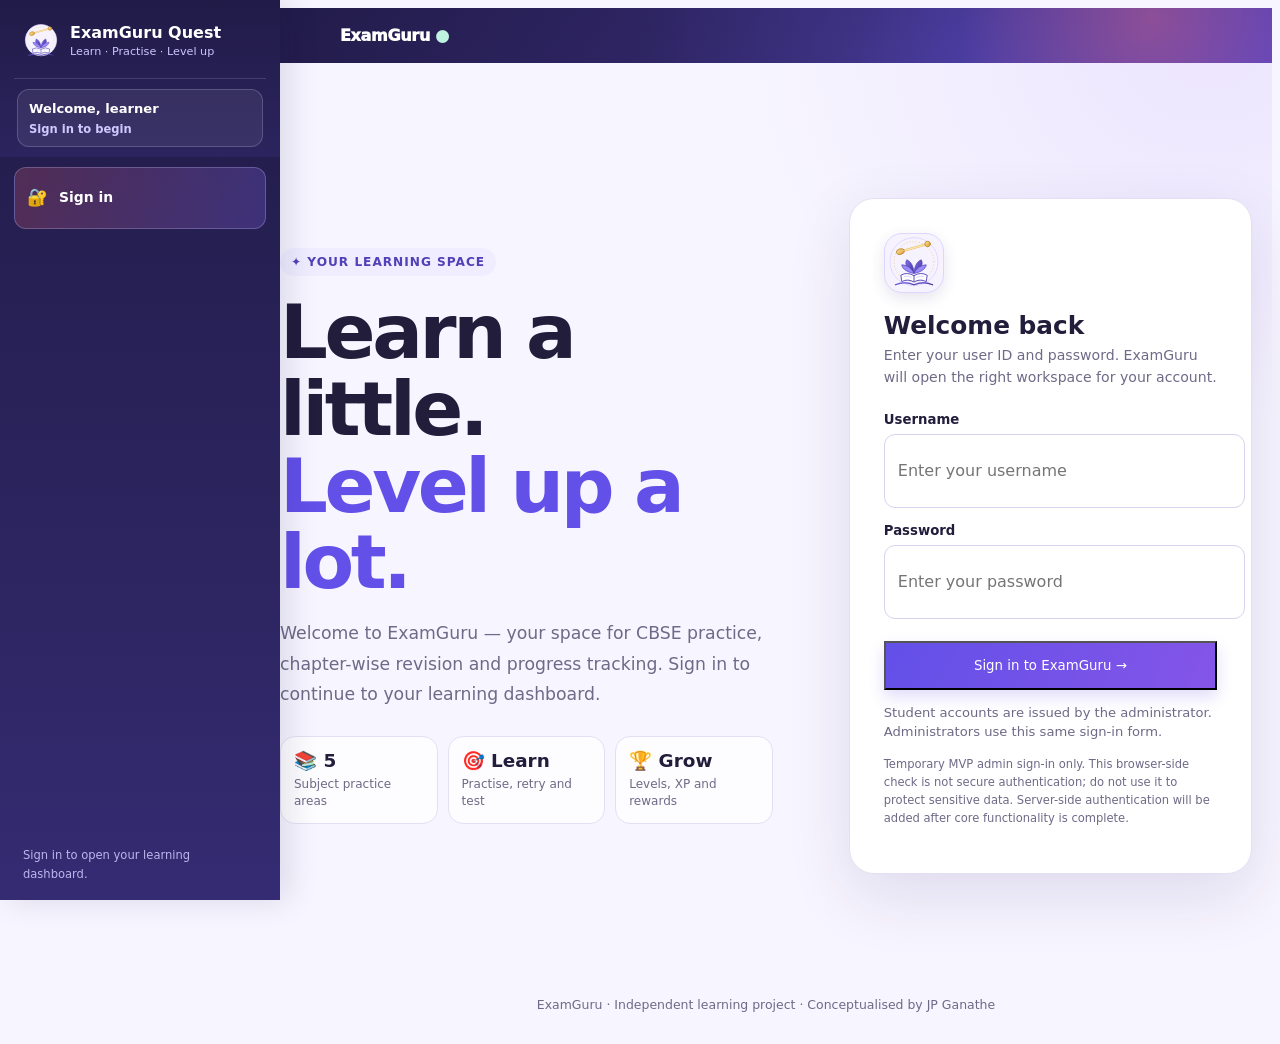
<file: index.html>
<!doctype html>
<html lang="en">
<head>
<meta charset="utf-8">
<meta name="viewport" content="width=device-width,initial-scale=1">
<meta name="theme-color" content="#211b48">
<meta name="description" content="Sign in to ExamGuru, your CBSE learning and practice portal.">
<title>Sign in | ExamGuru</title>
<link rel="stylesheet" href="./css/branding.css">
<link rel="stylesheet" href="./css/app-shell.css">
<style>
.login-page{max-width:1040px;margin:0 auto;padding:clamp(24px,5vw,58px) 20px 46px;min-height:calc(100vh - 70px);display:grid;grid-template-columns:minmax(0,1.1fr) minmax(310px,.9fr);gap:clamp(28px,6vw,76px);align-items:center}
.login-story{padding:8px 0}
.login-eyebrow{display:inline-flex;align-items:center;gap:8px;padding:7px 11px;border-radius:999px;background:#efedff;color:#5140b7;font-size:.76rem;font-weight:850;letter-spacing:.08em;text-transform:uppercase}
.login-story h1{font-size:clamp(2.5rem,6vw,4.7rem);line-height:1.02;letter-spacing:-.045em;margin:18px 0 17px;max-width:620px}
.login-story h1 span{color:var(--c10-primary)}
.login-story>p{max-width:540px;color:var(--c10-muted);font-size:1.08rem;line-height:1.75}
.login-highlights{display:grid;grid-template-columns:repeat(3,minmax(0,1fr));gap:10px;margin-top:27px;max-width:570px}
.login-highlight{padding:13px;border:1px solid var(--c10-line);background:rgba(255,255,255,.78);border-radius:15px}
.login-highlight b{display:block;font-size:1.15rem}.login-highlight span{display:block;color:var(--c10-muted);font-size:.75rem;line-height:1.4;margin-top:4px}
.login-card{background:#fff;border:1px solid var(--c10-line);border-radius:25px;padding:clamp(22px,4vw,34px);box-shadow:0 22px 65px rgba(48,35,111,.12)}
.login-card-mark{width:58px;height:58px;display:grid;place-items:center;border-radius:18px;background:#f6f3ff;border:1px solid #ded6ff;overflow:hidden;box-shadow:0 5px 15px rgba(48,35,111,.12)}.login-card-mark img{display:block;width:58px;height:58px;object-fit:contain}
.login-card h2{font-size:1.55rem;margin:18px 0 5px}.login-subtitle{color:var(--c10-muted);font-size:.88rem;line-height:1.55;margin:0 0 23px}
.login-field{display:grid;gap:7px;margin:15px 0}.login-field label{font-size:.83rem;font-weight:800}.login-field input{width:100%;min-height:48px;border:1px solid var(--c10-line);border-radius:12px;padding:12px 13px;font:inherit;background:#fff;color:var(--c10-ink)}
.login-submit{width:100%;min-height:49px;margin-top:7px;cursor:pointer}
.login-status{margin:13px 0 0;font-size:.82rem;line-height:1.5;color:var(--c10-muted)}.login-status.error{color:#a52c44}.login-status.success{color:#18724f}
.login-divider{display:flex;align-items:center;gap:10px;color:#9893ae;font-size:.72rem;margin:18px 0 12px}.login-divider:before,.login-divider:after{content:"";height:1px;flex:1;background:var(--c10-line)}
.github-admin{display:flex;width:100%;align-items:center;justify-content:center;gap:9px;border:1px solid #ded9ee;background:#fff;color:var(--c10-ink);border-radius:11px;min-height:43px;padding:9px 12px;font:inherit;font-size:.82rem;font-weight:800;cursor:pointer}
.github-admin:hover{background:#f7f5ff}.github-admin small{font-size:.72rem;font-weight:650;color:var(--c10-muted)}
/* Keep the legacy admin form as a compatibility target, but expose only the shared sign-in fields. */
#adminLoginForm,.login-divider{display:none!important}
.login-footnote{font-size:.72rem;color:var(--c10-muted);line-height:1.55;margin-top:14px}
.login-footer{padding:0 20px 24px;text-align:center;color:var(--c10-muted);font-size:.78rem}
@media(max-width:760px){.login-page{grid-template-columns:1fr;gap:25px;max-width:520px;padding-top:30px}.login-story h1{font-size:clamp(2.5rem,12vw,3.6rem)}.login-story>p{font-size:.97rem}.login-highlights{margin-top:18px}.login-card{padding:23px}.login-footer{padding-bottom:22px}}
@media(max-width:390px){.login-highlights{grid-template-columns:1fr}.login-highlight{display:flex;align-items:center;gap:12px}.login-highlight span{margin-top:0}}
</style>
</head>
<body>
<header style="padding:18px max(18px,calc((100vw - 1120px)/2));display:flex;align-items:center;justify-content:space-between;gap:15px">
  <div style="font-weight:950;letter-spacing:-.02em">ExamGuru <span style="color:#bff3df">●</span></div>
  <div class="brand-signature" style="margin:0">Conceptualised by <strong>JP Ganathe</strong></div>
</header>
<main class="login-page">
  <section class="login-story">
    <div class="login-eyebrow">✦ Your learning space</div>
    <h1>Learn a little.<br><span>Level up a lot.</span></h1>
    <p>Welcome to ExamGuru — your space for CBSE practice, chapter-wise revision and progress tracking. Sign in to continue to your learning dashboard.</p>
    <div class="login-highlights" aria-label="Learning features">
      <div class="login-highlight"><b>📚 5</b><span>Subject practice areas</span></div>
      <div class="login-highlight"><b>🎯 Learn</b><span>Practise, retry and test</span></div>
      <div class="login-highlight"><b>🏆 Grow</b><span>Levels, XP and rewards</span></div>
    </div>
  </section>
  <section class="login-card" aria-labelledby="loginTitle">
    <div class="login-card-mark" aria-hidden="true"><img src="./assets/examguru-saraswati.svg" alt="" width="49" height="49"></div>
    <h2 id="loginTitle">Welcome back</h2>
    <p class="login-subtitle">Enter your user ID and password. ExamGuru will open the right workspace for your account.</p>
    <form id="studentLoginForm" novalidate>
      <div class="login-field"><label for="username">Username</label><input id="username" name="username" autocomplete="username" autocapitalize="none" spellcheck="false" maxlength="32" required placeholder="Enter your username"></div>
      <div class="login-field"><label for="password">Password</label><input id="password" name="password" type="password" autocomplete="current-password" maxlength="256" required placeholder="Enter your password"></div>
      <button class="btn login-submit" id="loginSubmit" type="submit">Sign in to ExamGuru <span aria-hidden="true">→</span></button>
    </form>
    <div class="login-divider">ADMIN ACCESS</div>
    <form id="adminLoginForm" novalidate>
      <div class="login-field"><label for="adminUsername">Admin username</label><input id="adminUsername" name="adminUsername" type="email" autocomplete="username" spellcheck="false" required placeholder="Admin email"></div>
      <div class="login-field"><label for="adminPassword">Admin password</label><input id="adminPassword" name="adminPassword" type="password" autocomplete="current-password" maxlength="256" required placeholder="Admin password"></div>
      <button class="github-admin" id="adminLoginSubmit" type="submit"><span aria-hidden="true">🔐</span><span>Sign in as administrator</span></button>
    </form>
    <p id="loginStatus" class="login-status" role="status" aria-live="polite">Student accounts are issued by the administrator. Administrators use this same sign-in form.</p>
    <p class="login-footnote">Temporary MVP admin sign-in only. This browser-side check is not secure authentication; do not use it to protect sensitive data. Server-side authentication will be added after core functionality is complete.</p>
  </section>
</main>
<footer class="login-footer">ExamGuru · Independent learning project · Conceptualised by JP Ganathe</footer>
<script>
/* Route the shared login fields to the existing admin verifier when the entered ID is the admin account. */
(() => {
  const studentForm = document.getElementById("studentLoginForm");
  const sharedUser = document.getElementById("username");
  const sharedPassword = document.getElementById("password");
  const adminForm = document.getElementById("adminLoginForm");
  const adminUser = document.getElementById("adminUsername");
  const adminPassword = document.getElementById("adminPassword");
  const ADMIN_ID = "Jayaprakashganathe@gmail.com";
  studentForm.addEventListener("submit", event => {
    if (sharedUser.value.trim().toLowerCase() !== ADMIN_ID.toLowerCase()) return;
    event.preventDefault();
    event.stopImmediatePropagation();
    adminUser.value = sharedUser.value.trim();
    adminPassword.value = sharedPassword.value;
    sharedPassword.value = "";
    adminForm.requestSubmit();
    adminPassword.value = "";
  }, true);
})();
</script>
<script src="./js/student-auth.js"></script>
<script src="./js/api-config.js"></script>
<script src="./js/api-client.js"></script>
<script src="./js/login-page.js"></script>
<script src="./js/app-shell.js"></script>
</body>
</html>
</file>
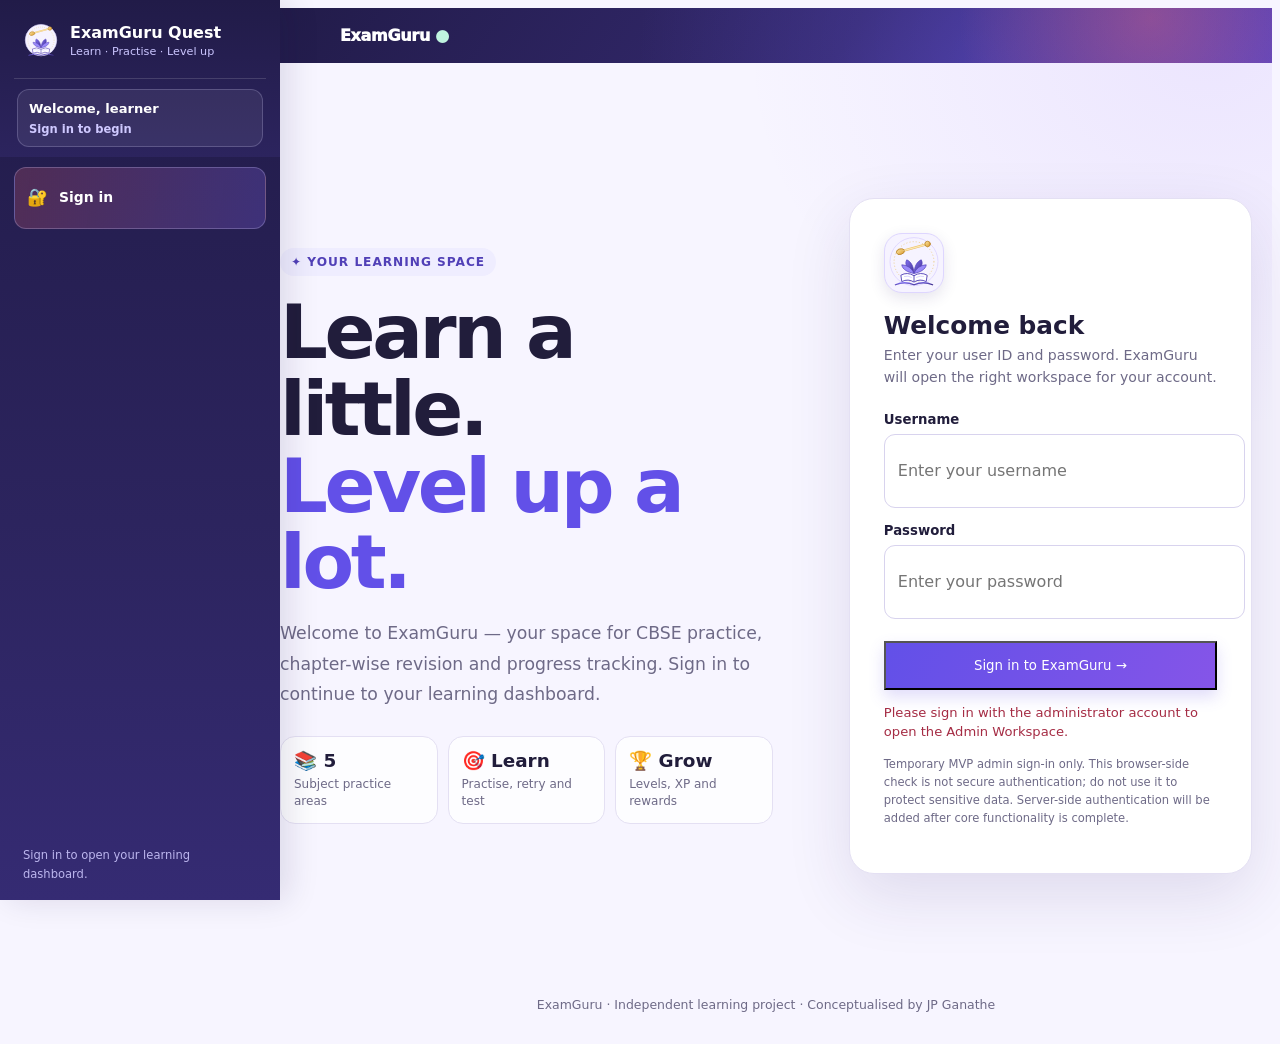
<file: admin.html>
<!doctype html>
<html lang="en">
<head>
<meta charset="utf-8">
<meta name="viewport" content="width=device-width,initial-scale=1">
<meta name="theme-color" content="#211b48">
<meta name="description" content="Local authoring and reporting workspace for C10 Playground.">
<title>Admin Workspace | C10 Playground</title>
<script>try{const s=JSON.parse(sessionStorage.getItem("examguru_mvp_admin_session_v1")||"null");if((!s||s.role!=="admin"||s.username!=="Jayaprakashganathe@gmail.com")&&!sessionStorage.getItem("c10playground_api_session")&&!location.hash.includes("auth_code="))location.replace("./index.html?admin=login-required");}catch(_){location.replace("./index.html?admin=login-required");}</script>
<link rel="stylesheet" href="./css/branding.css">
<link rel="stylesheet" href="./css/app-shell.css">
<link rel="stylesheet" href="./css/admin.css">
<link rel="stylesheet" href="./css/question-media.css">
</head>
<body>
<header class="admin-hero">
  <div class="admin-kicker">C10 Playground · Content operations</div>
  <h1>Admin Workspace</h1>
  <p>Manage question banks, diagrams, class catalogue, learning resources and imported student reports. Prepare clean data packages for authorised GitHub publication.</p>
  <div class="brand-signature">Conceptualised by <strong>JP Ganathe</strong></div>
</header>
<main class="admin-wrap">
  <div class="admin-notice">
    <strong>Admin publishing:</strong> this workspace creates local drafts and downloadable JSON files. It has no in-app admin authentication or GitHub write token. Only a trusted repository maintainer should commit changes to GitHub. Student sign-in uses a public flat file and is a convenience feature, not secure access control. Never use personal or reused passwords.
  </div>
  <section class="admin-panel active" id="adminAuthBanner" style="gap:12px">
    <div class="admin-form-grid">
      <div style="grid-column:1/-1">
        <h2>Publishing permissions</h2>
        <p class="admin-muted">GitHub sign-in inside this app is deferred. Publish approved content and account-file updates directly through GitHub using repository write permissions.</p>
      </div>
    </div>
    <div class="admin-actions">
      <button class="admin-btn" id="adminLoginBtn" type="button" hidden>Continue with GitHub</button>
      <button class="admin-btn secondary" id="adminLogoutBtn" type="button" hidden>Sign out</button>
      <span id="adminIdentity" class="admin-chip" hidden></span>
    </div>
    <div id="adminAuthStatus" class="admin-status" role="status" aria-live="polite">In-app admin sign-in is deferred. GitHub repository permissions control publishing.</div>
  </section>
  <div class="admin-grid" aria-label="Workspace summary">
    <div class="admin-stat"><strong id="statQuestions">—</strong><span>Questions across published banks</span></div>
    <div class="admin-stat"><strong id="statClasses">—</strong><span>Active classes</span></div>
    <div class="admin-stat"><strong id="statStudents">0</strong><span>Student backups loaded in this session</span></div>
  </div>
  <div class="admin-workspace">
    <nav class="admin-tabs" aria-label="Admin workspace sections">
      <button class="admin-tab-button active" data-tab="overview" type="button"><span class="admin-tab-icon">🏠</span>Overview</button>
      <button class="admin-tab-button" data-tab="banks" type="button"><span class="admin-tab-icon">🧩</span>Question banks</button>
      <button class="admin-tab-button" data-tab="classes" type="button"><span class="admin-tab-icon">🏫</span>Classes</button>
      <button class="admin-tab-button" data-tab="knowledge" type="button"><span class="admin-tab-icon">📚</span>Knowledge base</button>
      <button class="admin-tab-button" data-tab="students" type="button"><span class="admin-tab-icon">👩‍🎓</span>Students &amp; reports</button>
      <button class="admin-tab-button" data-tab="leaderboard" type="button"><span class="admin-tab-icon">🏆</span>Leaderboards</button>
      <button class="admin-tab-button" data-tab="access" type="button"><span class="admin-tab-icon">🔐</span>Admin access</button>
      <button class="admin-tab-button" data-tab="operations" type="button"><span class="admin-tab-icon">🛠️</span>Operations</button>
    </nav>
    <div class="admin-content">
      <section class="admin-panel active" id="tab-overview">
        <h2>Workspace overview</h2>
        <p class="admin-muted">Use this workbench to prepare, validate and export content. Publishing is a separate, authorised GitHub action.</p>
        <div class="admin-feature-list">
          <div class="admin-feature"><strong>Question and image management</strong><p>Edit a subject bank, chapters, options, answers, explanations and optional image metadata. Download image assets individually and upload them to their referenced paths.</p></div>
          <div class="admin-feature"><strong>Class catalogue</strong><p>Add, rename, disable or remove classes from the catalogue, then export the JSON used by the profile page.</p></div>
          <div class="admin-feature"><strong>Knowledge resources</strong><p>Maintain a resource manifest for books, notes, question-bank PDFs and image-reference PDFs. Download and publish files separately.</p></div>
          <div class="admin-feature"><strong>Student reports</strong><p>Import student backup JSON files supplied by students. View profiles and progress, edit an imported profile snapshot, and export reports or revised backups.</p></div>
        </div>
        <div class="admin-notice"><strong>Current account approach:</strong> student password hashes live in <code>data/student-accounts.json</code>. This file is public in the repository, so usernames and password hashes are visible and can be attacked offline. Use classroom-only passwords that students never reuse elsewhere. Central account creation and password resets are managed directly by the account service below. No student account JSON is published to GitHub.</div>
        <div id="overviewStatus" class="admin-status" role="status">Loading class catalogue and resource manifest…</div>
      </section>

      <section class="admin-panel" id="tab-banks">
        <h2>Question banks</h2>
        <p class="admin-muted">Browse the banks by class first, then subject. Each published class–subject combination points to its own JSON file. Edits stay local until you export the bank and publish the file through GitHub.</p>
        <div class="admin-bank-selection">
          <div class="admin-form-grid">
            <div class="admin-field"><label for="bankClass">Class</label><select id="bankClass" aria-describedby="bankSelectionHelp"></select></div>
            <div class="admin-field"><label for="bankSubject">Subject</label><select id="bankSubject" aria-describedby="bankSelectionHelp"></select></div>
            <p class="admin-inline-help full" id="bankSelectionHelp">Only published banks are listed here. Choosing another class or subject loads that bank and asks before discarding unsaved draft edits.</p>
          </div>
          <div class="admin-bank-toolbar">
            <div class="admin-bank-context">
              <strong id="bankTargetTitle">Class 10 · Science</strong>
              <span id="bankTargetPath">Published file: data/science.json</span>
              <span id="bankTargetStatus">Choose a bank to view its current contents.</span>
            </div>
            <div class="admin-actions">
              <button class="admin-btn" type="button" id="loadBankBtn">Load selected bank</button>
              <button class="admin-btn secondary" type="button" id="chooseBankBtn">Import JSON</button>
              <input hidden type="file" id="bankFile" accept=".json,application/json">
            </div>
          </div>
          <div class="admin-bank-metrics" aria-label="Selected question bank summary">
            <div class="admin-bank-metric"><strong id="bankChapterTotal">—</strong><span>Chapters</span></div>
            <div class="admin-bank-metric"><strong id="bankQuestionTotal">—</strong><span>Questions</span></div>
            <div class="admin-bank-metric"><strong id="bankDraftState">Not loaded</strong><span>Selected bank status</span></div>
          </div>
        </div>
        <div id="bankStatus" class="admin-status" role="status">Choose a class and subject.</div>
        <hr class="admin-rule">
        <div class="admin-split">
          <div class="admin-content">
            <div class="admin-field"><label for="bankChapter">Chapter / topic</label><select id="bankChapter"><option value="">Load a bank first</option></select></div>
            <div class="admin-field"><label for="newChapterTitle">New chapter title</label><input id="newChapterTitle" placeholder="e.g. Light — Reflection and Refraction"></div>
            <div class="admin-actions"><button class="admin-btn secondary" type="button" id="addChapterBtn">＋ Add chapter</button><button class="admin-btn secondary" type="button" id="renameChapterBtn">Rename selected</button><button class="admin-btn danger" type="button" id="deleteChapterBtn">Remove chapter</button></div>
            <h3>Questions in selected chapter</h3>
            <div id="questionList" class="admin-list"><div class="admin-empty">Load a bank to view its questions.</div></div>
            <button class="admin-btn" type="button" id="newQuestionBtn">＋ New question</button>
          </div>
          <div class="admin-content">
            <h3 id="questionEditorTitle">Question editor</h3>
            <div class="admin-form-grid">
              <div class="admin-field"><label for="qId">Question ID</label><input id="qId" placeholder="e.g. science-light-001"></div>
              <div class="admin-field"><label for="qDifficulty">Difficulty</label><select id="qDifficulty"><option>Easy</option><option selected>Medium</option><option>Hard</option><option>Unspecified</option></select></div>
              <div class="admin-field full"><label for="qPrompt">Question text</label><textarea id="qPrompt" placeholder="Write the question clearly."></textarea></div>
              <div class="admin-field"><label for="qOption0">Option A</label><input id="qOption0"></div>
              <div class="admin-field"><label for="qOption1">Option B</label><input id="qOption1"></div>
              <div class="admin-field"><label for="qOption2">Option C</label><input id="qOption2"></div>
              <div class="admin-field"><label for="qOption3">Option D</label><input id="qOption3"></div>
              <div class="admin-field"><label for="qAnswer">Correct answer</label><select id="qAnswer"><option value="0">A</option><option value="1">B</option><option value="2">C</option><option value="3">D</option></select></div>
              <div class="admin-field full"><label for="qExplanation">Explanation</label><textarea id="qExplanation" placeholder="Explain why the correct answer is right."></textarea></div>
            </div>
            <hr class="admin-rule">
            <h3>Question diagrams and images</h3>
            <p class="admin-inline-help">Use a relative asset path, not a temporary browser URL. Uploaded images are downloaded separately and must be committed to the matching repository path. Use PNG, JPEG or WebP and keep image files reasonably small.</p>
            <div class="admin-form-grid">
              <div class="admin-field full"><label for="imageFile">Select image asset</label><input class="admin-file" type="file" id="imageFile" accept="image/png,image/jpeg,image/webp,image/gif"></div>
              <div class="admin-field full"><label for="imagePath">Repository asset path</label><input id="imagePath" placeholder="./assets/questions/science/diagram.png"></div>
              <div class="admin-field full"><label for="imageAlt">Alternative text (required)</label><input id="imageAlt" placeholder="Describe the diagram for accessibility"></div>
              <div class="admin-field full"><label for="imageCaption">Caption (optional)</label><input id="imageCaption" placeholder="e.g. Fig. 1 — Experimental setup"></div>
            </div>
            <div class="admin-actions"><button class="admin-btn secondary" type="button" id="addImageBtn">Attach image to question</button></div>
            <div id="questionImageList" class="admin-content"><div class="admin-empty">No question selected.</div></div>
            <h3>New image files awaiting download</h3>
            <div id="pendingAssets" class="admin-content"><div class="admin-empty">No new image assets.</div></div>
            <div class="admin-actions"><button class="admin-btn" type="button" id="saveQuestionBtn">Save question draft</button><button class="admin-btn secondary" type="button" id="exportBankBtn">Export bank JSON</button><button class="admin-btn danger" type="button" id="deleteQuestionBtn">Delete question</button></div>
          </div>
        </div>
      </section>

      <section class="admin-panel" id="tab-classes">
        <h2>Class catalogue</h2>
        <p class="admin-muted">The catalogue drives the Student Profile class dropdown. Export the file and publish it to <code>data/classes.json</code> via GitHub after review. Removing a class does not delete any historic student records.</p>
        <div class="admin-form-grid">
          <div class="admin-field"><label for="classId">Class ID</label><input id="classId" placeholder="e.g. 5 or 10"></div>
          <div class="admin-field"><label for="classLabel">Display label</label><input id="classLabel" placeholder="e.g. Class 5"></div>
          <div class="admin-field full"><label for="classSubjects">Subjects for this class</label><select id="classSubjects" multiple size="5" aria-describedby="classSubjectsHelp"><option value="science">Science</option><option value="mathematics">Mathematics</option><option value="english">English</option><option value="social-science">Social Science</option><option value="hindi">Hindi</option></select><span class="admin-inline-help" id="classSubjectsHelp">Hold Ctrl (Windows) or Command (Mac) to select more than one subject. These selections control the student's subject menu.</span></div>
        </div>
        <div class="admin-actions"><button class="admin-btn" id="addClassBtn" type="button">＋ Add class</button><button class="admin-btn secondary" id="exportClassesBtn" type="button">Export classes.json</button><button class="admin-btn secondary" id="reloadClassesBtn" type="button">Reload published list</button></div><div class="admin-actions"><button class="admin-btn secondary" id="syncClassesBtn" type="button" hidden>Sync catalogue to central accounts</button></div><p class="admin-inline-help" hidden>Central class synchronisation is deferred until a backend is configured.</p>
        <div id="classesStatus" class="admin-status" role="status">Class changes are drafts until you export and publish data/classes.json.</div>
        <div id="classesTable" class="admin-table-wrap"></div>
      </section>

      <section class="admin-panel" id="tab-knowledge">
        <h2>Knowledge base and source files</h2>
        <p class="admin-muted">Track books, course notes, question-bank PDFs and image-reference PDFs. This source-file manifest is separate from the live MCQ banks; the question-bank inventory below reads published bank JSON files and calculates current totals automatically. The upcoming builder will process selectable text from digital PDFs; scanned/image-only PDFs and OCR are excluded.</p>
        <div class="admin-notice"><strong>Public-repository warning:</strong> a PDF or image committed to this repository will be publicly downloadable. Only publish resources you own or are permitted to redistribute. Do not put private student data here.</div>
        <div class="admin-form-grid">
          <div class="admin-field full"><label for="resourceFile">Select resource file</label><input class="admin-file" type="file" id="resourceFile" accept=".pdf,application/pdf,image/png,image/jpeg,image/webp,.txt,.md,.json"></div>
          <div class="admin-field"><label for="resourceTitle">Resource title</label><input id="resourceTitle" placeholder="e.g. Science revision notes"></div>
          <div class="admin-field"><label for="resourceType">Resource type</label><select id="resourceType"><option value="textbook-pdf">Textbook PDF</option><option value="question-bank-pdf">Question-bank PDF</option><option value="image-reference-pdf">Image-reference PDF</option><option value="notes">Notes / study guide</option><option value="image-asset">Standalone image</option><option value="other">Other</option></select></div>
          <div class="admin-field"><label for="resourceSubject">Subject</label><select id="resourceSubject"><option value="">Not subject-specific</option><option>Science</option><option>Mathematics</option><option>English</option><option>Social Science</option><option>Hindi</option></select></div>
          <div class="admin-field"><label for="resourceChapter">Chapter / topic (optional)</label><input id="resourceChapter" placeholder="Chapter or unit"></div>
          <div class="admin-field full"><label for="resourcePath">Repository path</label><input id="resourcePath" placeholder="knowledge/science/revision-notes.pdf"></div>
          <div class="admin-field full"><label for="resourceRights">Rights / source note</label><textarea id="resourceRights" placeholder="Owner, source URL, licence, permission note, or why this file may be redistributed"></textarea></div>
        </div>
        <div class="admin-actions"><button class="admin-btn" id="addResourceBtn" type="button">＋ Add resource to manifest</button><button class="admin-btn secondary" id="exportManifestBtn" type="button">Export manifest JSON</button><button class="admin-btn secondary" id="importManifestBtn" type="button">Import manifest JSON</button><input hidden type="file" id="manifestFile" accept=".json,application/json"></div>
        <div id="knowledgeStatus" class="admin-status" role="status"></div>
        <div id="pendingResources" class="admin-content"><div class="admin-empty">No resource files selected in this session.</div></div>
        <h3>Published question-bank inventory</h3>
        <p class="admin-inline-help">Counts are calculated from the primary question-bank JSON files used by the portal, not typed in as fixed numbers. Source-batch/chunk files are not added separately when they are not the active bank for a subject.</p>
        <div id="questionBankInventoryStatus" class="admin-status" role="status">Calculating published question totals…</div>
        <div id="questionBankInventory" class="admin-table-wrap"><div class="admin-empty">Reading published question banks…</div></div>
        <h3>Published knowledge-base manifest</h3>
        <div id="knowledgeTable" class="admin-table-wrap"></div>
      </section>

      <section class="admin-panel" id="tab-students">
        <section class="admin-content" id="flatFileAccountsPanel" style="border:1px solid var(--c10-line);border-radius:14px;padding:14px">
          <h3>Student accounts · GitHub JSON database</h3>
          <p class="admin-muted">Create and manage student accounts here. The portal generates the updated JSON file; because GitHub Pages is static, an authorised maintainer must publish that file to GitHub for accounts to become available to all students.</p>
          <div class="admin-notice"><strong>Important:</strong> this is a simple starter, not secure authentication. The repository is public; the username, salt and password hash can be read by anyone and weak passwords may be guessed offline. Do not store real names, emails, school details or reused passwords in this file.</div>
          <div class="admin-form-grid">
            <div class="admin-field"><label for="staticAccountUsername">New username</label><input id="staticAccountUsername" maxlength="32" minlength="3" pattern="[A-Za-z0-9._-]{3,32}" autocomplete="off" autocapitalize="none" placeholder="e.g. learner_01"></div><div class="admin-field"><label for="staticAccountClass">Assigned class</label><select id="staticAccountClass"><option value="10">Class 10</option></select></div>
          </div>
          <div class="admin-actions"><button class="admin-btn" id="createStaticAccountBtn" type="button">Create account &amp; export database</button><button class="admin-btn secondary" id="reloadStaticAccountsBtn" type="button">Reload published account file</button></div>
          <hr class="admin-rule">
          <div class="admin-form-grid">
            <div class="admin-field"><label for="resetStaticAccountUsername">Reset password for</label><select id="resetStaticAccountUsername"><option value="">Load accounts first</option></select></div>
          </div>
          <div class="admin-actions"><button class="admin-btn secondary" id="resetStaticAccountBtn" type="button">Reset password &amp; export database</button></div>
          <hr class="admin-rule">
          <h4>Promote / change assigned class</h4>
          <p class="admin-muted">Choose a student and the new class. This updates the account JSON draft; students cannot edit their assigned class in their profile.</p>
          <div class="admin-form-grid">
            <div class="admin-field"><label for="manageStaticAccountUsername">Student account</label><select id="manageStaticAccountUsername"><option value="">Load accounts first</option></select></div>
            <div class="admin-field"><label for="manageStaticAccountClass">New assigned class</label><select id="manageStaticAccountClass"><option value="10">Class 10</option></select></div>
          </div>
          <div class="admin-actions"><button class="admin-btn secondary" id="updateStaticAccountClassBtn" type="button">Update class &amp; export database</button></div>
          <div id="staticAccountStatus" class="admin-status" role="status">Loading the published account file…</div>
          <div id="staticAccountTempBox" hidden>
            <p><strong>Temporary password — share privately with the student.</strong></p>
            <textarea id="staticAccountTempPassword" rows="2" readonly></textarea>
            <div class="admin-actions"><button class="admin-btn secondary" id="copyStaticAccountTempPasswordBtn" type="button">Copy temporary password</button></div>
          </div>
          <h4>Accounts in the published/local draft</h4>
          <div id="staticAccountsTable" class="admin-table-wrap"></div>
        </section>

        <h2>Student profile management and progress reports</h2>
        <section class="admin-content" style="border:1px solid var(--c10-line);border-radius:14px;padding:14px" hidden>
          <h3>Central student accounts · live (deferred)</h3>
          <p class="admin-muted">Requires authorised GitHub Admin sign-in and the configured Cloudflare account service. These are real central accounts, not imported backup copies.</p>
          <div class="admin-form-grid">
            <div class="admin-field"><label for="centralStudentUsername">Username</label><input id="centralStudentUsername" maxlength="32" minlength="3" pattern="[A-Za-z0-9._-]{3,32}" autocomplete="off" autocapitalize="none" required placeholder="e.g. learner2026"></div>
            <div class="admin-field"><label for="centralStudentId">Student ID (internal, optional)</label><input id="centralStudentId" placeholder="Leave blank to generate"></div>
            <div class="admin-field"><label for="centralStudentName">Display name</label><input id="centralStudentName" maxlength="80"></div>
            <div class="admin-field"><label for="centralStudentSchool">School</label><input id="centralStudentSchool" maxlength="160"></div>
            <div class="admin-field"><label for="centralStudentClass">Class</label><select id="centralStudentClass"><option value="10">Class 10</option></select></div>
            <div class="admin-field"><label for="centralStudentCity">City</label><input id="centralStudentCity" maxlength="100"></div>
            <div class="admin-field"><label for="centralStudentState">State / UT</label><select id="centralStudentState"><option value="">Choose State / UT</option></select></div>
          </div>
          <div class="admin-actions"><button class="admin-btn" type="button" id="createCentralStudentBtn">Create student account</button><button class="admin-btn secondary" type="button" id="refreshCentralStudentsBtn">Refresh accounts</button></div>
          <div id="centralStudentStatus" class="admin-status" role="status">Sign in with GitHub after setting up the API to enable central accounts.</div>
          <div id="centralTempPasswordBox" hidden>
            <strong>Temporary password — copy and share privately now. It will not be shown again.</strong>
            <textarea id="centralTempPassword" readonly rows="2"></textarea>
            <button class="admin-btn secondary" type="button" id="copyCentralTempPasswordBtn">Copy temporary password</button>
          </div>
          <div id="centralStudentsTable" class="admin-table-wrap"></div>
        </section>
        <section class="admin-content" style="border:1px solid var(--c10-line);border-radius:14px;padding:14px" hidden>
          <h3>Live progress report (deferred)</h3>
          <div class="admin-form-grid">
            <div class="admin-field"><label for="liveProgressClass">Class filter</label><select id="liveProgressClass"><option value="">All classes</option></select></div>
            <div class="admin-field"><label for="liveProgressSubject">Subject filter</label><select id="liveProgressSubject"><option value="">All subjects</option><option value="science">Science</option><option value="mathematics">Mathematics</option><option value="english">English</option><option value="social-science">Social Science</option><option value="hindi">Hindi</option></select></div>
          </div>
          <div class="admin-actions"><button class="admin-btn secondary" id="refreshLiveProgressBtn" type="button">Refresh live report</button><button class="admin-btn secondary" id="exportLiveProgressBtn" type="button">Download live CSV</button></div>
          <div id="liveProgressStatus" class="admin-status" role="status">Sign in and configure the API to retrieve central progress records.</div>
          <div id="liveProgressTable" class="admin-table-wrap"></div>
        </section>
        <p class="admin-muted">Import one or more student backup JSON files received from the existing portal. The files remain in this browser session. You can inspect reports, edit an imported profile snapshot, download a revised backup, or remove a record from this local workbench.</p>
        <div class="admin-notice"><strong>Current limitation:</strong> quiz history remains on each student's device. Import backup JSON files for reports. Passwords are managed separately through the public hashed account file above; account login does not sync or protect local progress.</div>
        <div class="admin-field"><label for="studentBackups">Import student backup files (multiple allowed)</label><input class="admin-file" id="studentBackups" type="file" accept=".json,application/json" multiple></div>
        <div class="admin-actions"><button class="admin-btn secondary" type="button" id="clearStudentsBtn">Clear imported data from this workbench</button><button class="admin-btn secondary" type="button" id="exportReportBtn">Download progress report CSV</button></div>
        <div id="studentStatus" class="admin-status" role="status">No student backups loaded.</div>
        <div id="studentsTable" class="admin-table-wrap"></div>
        <div class="admin-footnote">Student backup files contain personal profile and performance data. Keep them private. This page does not upload them to GitHub or any server.</div>
      </section>

      <section class="admin-panel" id="tab-leaderboard">
        <h2>Leaderboards</h2>
        <p class="admin-muted">Rankings below are calculated from student backup JSON files that the administrator imports. Cross-device live rankings are deferred.</p>
        <section class="admin-content" style="border:1px solid var(--c10-line);border-radius:14px;padding:14px" hidden>
          <h3>Live class / subject leaderboard (deferred)</h3>
          <div class="admin-form-grid">
            <div class="admin-field"><label for="liveLeaderClass">Class filter</label><select id="liveLeaderClass"><option value="">All classes</option></select></div>
            <div class="admin-field"><label for="liveLeaderSubject">Subject filter</label><select id="liveLeaderSubject"><option value="">Overall</option><option value="science">Science</option><option value="mathematics">Mathematics</option><option value="english">English</option><option value="social-science">Social Science</option><option value="hindi">Hindi</option></select></div>
          </div>
          <div class="admin-actions"><button class="admin-btn secondary" id="refreshLiveLeaderboardBtn" type="button">Refresh live leaderboard</button><button class="admin-btn secondary" id="exportLiveLeaderboardBtn" type="button">Download live leaderboard CSV</button></div>
          <div id="liveLeaderboardStatus" class="admin-status" role="status">Sign in and configure the API to retrieve live rankings.</div>
          <div id="liveLeaderboardTable" class="admin-table-wrap"></div>
        </section>
        <div class="admin-form-grid">
          <div class="admin-field"><label for="leaderClass">Class filter</label><select id="leaderClass"><option value="">All imported classes</option></select></div>
          <div class="admin-field"><label for="leaderSubject">Subject</label><select id="leaderSubject"><option value="">Overall</option><option value="science">Science</option><option value="mathematics">Mathematics</option><option value="english">English</option><option value="social-science">Social Science</option><option value="hindi">Hindi</option></select></div>
        </div>
        <div id="leaderboardStatus" class="admin-status" role="status">Import student backups to calculate rankings.</div>
        <div id="leaderboardTable" class="admin-table-wrap"></div>
        <div class="admin-actions"><button class="admin-btn secondary" type="button" id="exportLeaderboardBtn">Download leaderboard CSV</button></div>
        <div class="admin-footnote">Use class/subject reports for support, not as the only measure of a student's ability. Only imported data appears here; there is no cross-device sync yet.</div>
      </section>

      <section class="admin-panel" id="tab-access">
        <h2>Admin access and account security</h2>
        <p class="admin-muted">The Admin Workspace contains no GitHub write token or server-side authentication. Publishing account files and content is controlled by GitHub repository permissions.</p>
        <div class="admin-feature-list">
          <div class="admin-feature"><strong>Publishing access</strong><p>Use your GitHub account to commit approved JSON and asset files. Publishing access is controlled by repository permissions, not by this page.</p><p><a href="https://github.com/AI-Hobbiest/C10-Playground/settings/access" target="_blank" rel="noopener noreferrer">Open repository access settings →</a></p></div>
          <div class="admin-feature"><strong>Add another admin</strong><p>Grant repository access to that person's own GitHub account with the least permissions they need. Remove their access in GitHub when no longer required. Do not share your personal GitHub password.</p><p><a href="https://github.com/AI-Hobbiest/C10-Playground/settings" target="_blank" rel="noopener noreferrer">Open repository settings →</a></p></div>
        </div>
        <div class="admin-notice"><strong>Student passwords:</strong> only salted hashes are committed in <code>data/student-accounts.json</code>. Because the file is public and verification happens in the browser, this is not a secure login system. Use unique classroom-only passwords, never reuse passwords, and migrate to a server-side verifier before using accounts for protected data.</div>
      </section>

      <section class="admin-panel" id="tab-operations">
        <h2>Operations and release checklist</h2>
        <div class="admin-feature-list">
          <div class="admin-feature"><strong>Before publishing</strong><p>Export changed bank JSON, download each new image/resource file, upload every file to the exact referenced path, and check that all image references resolve.</p></div>
          <div class="admin-feature"><strong>Validate</strong><p>Wait for GitHub Actions to pass. Invalid JSON, malformed MCQs or missing assets should be fixed before publication.</p></div>
          <div class="admin-feature"><strong>Keep repository size under control</strong><p>Prefer compressed, appropriately sized diagrams. Avoid duplicate textbook PDFs, large videos and base64 images embedded in thousands of questions.</p></div>
          <div class="admin-feature"><strong>Back up private data</strong><p>Keep individual student backups in a private location. Never commit student backup files, passwords, access tokens or private reports to this public repository.</p></div>
        </div>
        <div class="admin-notice"><strong>Later improvements:</strong> server-side authentication, private account storage, admin-only account management, cross-device progress sync, centrally collected attempts and live reports. Cloudflare Worker + D1 remains an option, but is not needed for the current starter phase.</div>
        <p><a href="./">← Back to Student Portal</a></p>
      </section>
    </div>
  </div>
</main>
<div id="profileEditorModal" class="image-viewer hide" role="dialog" aria-modal="true" aria-labelledby="profileEditorTitle">
  <div class="image-viewer-card" style="width:min(650px,100%);">
    <button type="button" class="image-viewer-close" id="closeProfileEditor" aria-label="Close student profile editor">×</button>
    <h2 id="profileEditorTitle">Edit imported student profile</h2>
    <p class="admin-muted">This changes only the backup currently loaded in this workbench. The student must import the revised backup to update their own device.</p>
    <div class="admin-form-grid">
      <div class="admin-field full"><label for="editStudentName">Display name</label><input id="editStudentName"></div>
      <div class="admin-field"><label for="editStudentClass">Class</label><select id="editStudentClass"></select></div>
      <div class="admin-field"><label for="editStudentSchool">School</label><input id="editStudentSchool"></div>
      <div class="admin-field"><label for="editStudentCity">City</label><input id="editStudentCity"></div>
      <div class="admin-field"><label for="editStudentState">State / UT</label><input id="editStudentState"></div>
    </div>
    <div class="admin-actions"><button type="button" class="admin-btn" id="saveStudentProfileBtn">Save profile to imported backup</button><button type="button" class="admin-btn secondary" id="downloadStudentBackupBtn">Download revised backup</button></div>
    <div id="studentEditStatus" class="admin-status" role="status"></div>
  </div>
</div>
<div id="centralStudentEditorModal" class="image-viewer hide" role="dialog" aria-modal="true" aria-labelledby="centralStudentEditorTitle">
  <div class="image-viewer-card" style="width:min(650px,100%)">
    <button type="button" class="image-viewer-close" id="closeCentralStudentEditor" aria-label="Close student account editor">×</button>
    <h2 id="centralStudentEditorTitle">Edit central student account</h2>
    <div class="admin-form-grid">
      <div class="admin-field full"><label for="editCentralStudentName">Display name</label><input id="editCentralStudentName"></div>
      <div class="admin-field"><label for="editCentralStudentSchool">School</label><input id="editCentralStudentSchool"></div>
      <div class="admin-field"><label for="editCentralStudentClass">Class</label><select id="editCentralStudentClass"></select></div>
      <div class="admin-field"><label for="editCentralStudentCity">City</label><input id="editCentralStudentCity"></div>
      <div class="admin-field"><label for="editCentralStudentState">State / UT</label><select id="editCentralStudentState"></select></div>
      <div class="admin-field full"><label for="editCentralStudentStatus">Account status</label><select id="editCentralStudentStatus"><option value="active">Active</option><option value="suspended">Suspended</option></select></div>
    </div>
    <div class="admin-actions"><button type="button" class="admin-btn" id="saveCentralStudentBtn">Save central profile</button></div>
    <div id="centralStudentEditStatus" class="admin-status" role="status"></div>
  </div>
</div>
<script src="./js/storage.js"></script>
<script src="./js/question-bank.js"></script>
<script src="./js/session-model.js"></script>
<script src="./js/profile-model.js"></script>
<script src="./js/admin-manager.js"></script>
<script src="./js/static-account-admin.js"></script>
<script src="./js/app-shell.js"></script>
</body>
</html>
</file>
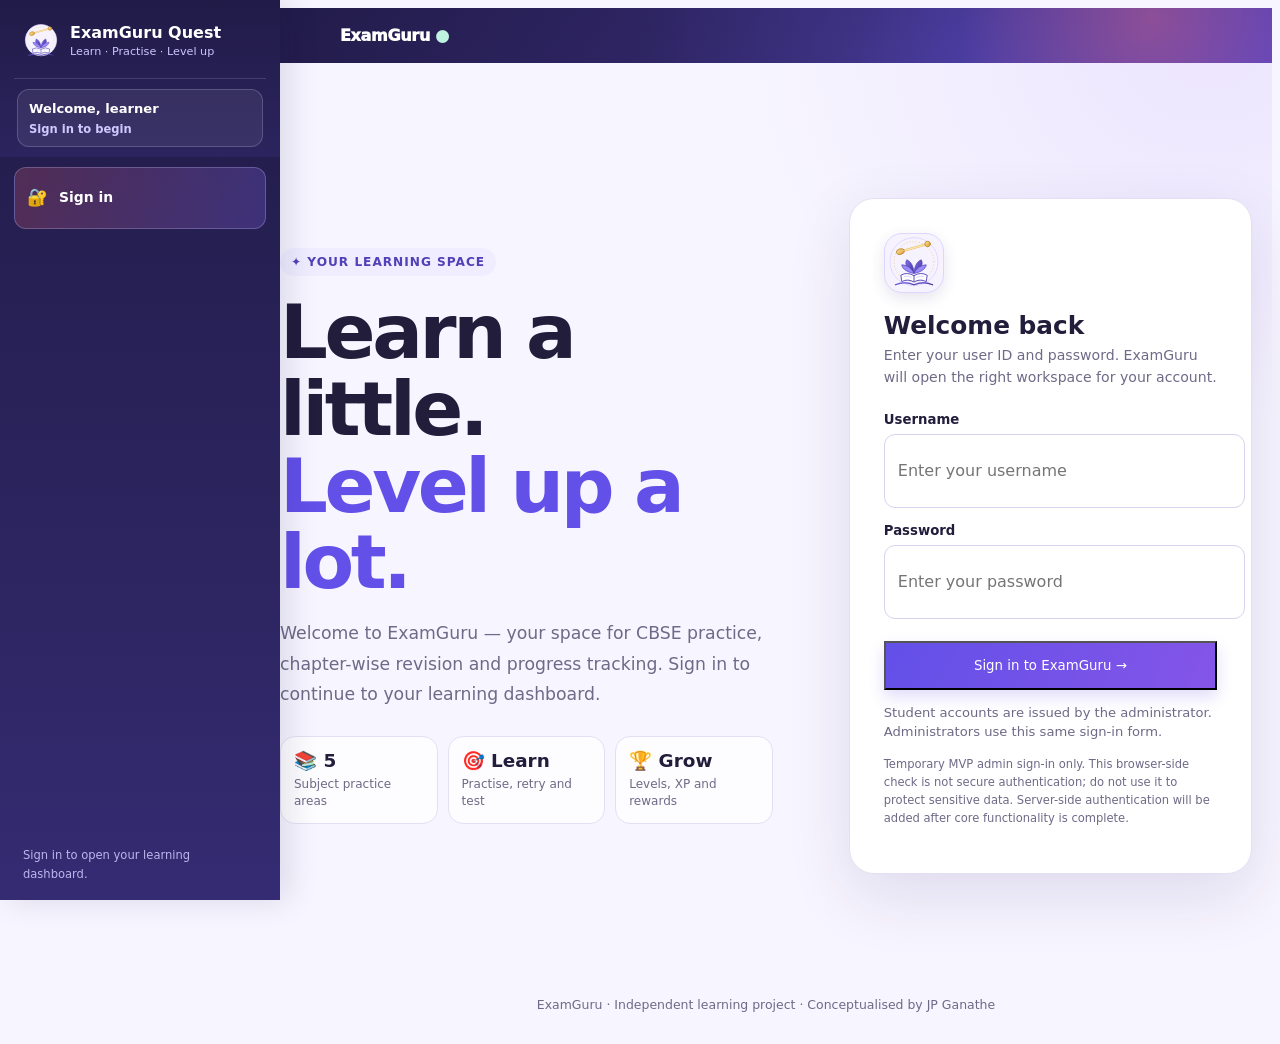
<file: dashboard.html>
<!doctype html>
<html lang="en">
<head>
<meta charset="utf-8"><meta name="viewport" content="width=device-width,initial-scale=1">
<meta name="theme-color" content="#211b48">
<meta name="description" content="Track your learning level, XP, achievements and practice progress in ExamGuru Quest.">
<title>Learning Dashboard | ExamGuru Quest</title>
<link rel="stylesheet" href="./css/branding.css"><link rel="stylesheet" href="./css/app-shell.css">
<style>
.dash-wrap{max-width:1120px;margin:25px auto;padding:0 18px 50px;display:grid;gap:16px}
.dash-hero{position:relative;overflow:hidden;border-radius:22px;padding:clamp(22px,4vw,34px);color:#fff;background:radial-gradient(circle at 90% 10%,rgba(255,107,112,.42),transparent 16rem),linear-gradient(130deg,#211b48 0%,#4533a4 66%,#6250e8 100%);box-shadow:0 15px 38px rgba(48,35,111,.16)}
.dash-hero-grid{position:relative;z-index:1;display:grid;grid-template-columns:minmax(0,1fr) auto;gap:18px;align-items:center}
.dash-kicker{color:#d4ceff;text-transform:uppercase;letter-spacing:.15em;font-size:.72rem;font-weight:850}
.dash-hero h1{font-size:clamp(1.55rem,4vw,2.35rem);line-height:1.12;margin:8px 0;color:#fff}
.dash-hero p{color:#e4e0ff;max-width:570px;line-height:1.55;margin:0}
.level-orb{box-sizing:border-box;width:112px;height:112px;aspect-ratio:1;flex:0 0 112px;justify-self:end;align-self:center;margin:0;border-radius:28px;display:flex;flex-direction:column;align-items:center;justify-content:center;text-align:center;border:1px solid rgba(255,255,255,.32);background:rgba(255,255,255,.11);backdrop-filter:blur(8px);transform:none;position:relative}
.level-orb strong{display:block;font-size:2.4rem;line-height:1}.level-orb span{display:block;font-size:.7rem;font-weight:850;letter-spacing:.1em;text-transform:uppercase;margin-top:5px}
.xp-block{margin-top:23px;position:relative;z-index:1}.xp-line{display:flex;justify-content:space-between;gap:10px;flex-wrap:wrap;font-size:.82rem;font-weight:750;color:#fff;margin-bottom:8px}
.xp-track{height:10px;border-radius:99px;background:rgba(255,255,255,.22);overflow:hidden}.xp-track i{display:block;height:100%;width:0;border-radius:inherit;background:linear-gradient(90deg,#bff3df,#ffd166,#ff9eaa);transition:width .3s ease}
.dash-stat-grid{display:grid;grid-template-columns:repeat(4,minmax(0,1fr));gap:11px}
.dash-stat{background:#fff;border:1px solid var(--c10-line);border-radius:17px;padding:15px;min-width:0;box-shadow:0 7px 22px rgba(48,35,111,.04)}
.dash-stat-icon{font-size:1.3rem}.dash-stat strong{font-size:clamp(1.2rem,2.3vw,1.65rem);display:block;color:var(--c10-ink);margin:5px 0 2px;overflow-wrap:anywhere}.dash-stat span{font-size:.77rem;color:var(--c10-muted);line-height:1.35}
.dash-charts{display:grid;grid-template-columns:1fr 1fr;gap:15px}.dash-panel{background:#fff;border:1px solid var(--c10-line);border-radius:19px;padding:clamp(15px,2vw,22px);min-width:0;box-shadow:0 8px 24px rgba(48,35,111,.04)}
.dash-panel h2,.dash-panel h3{font-size:1rem;margin:0 0 5px;color:var(--c10-ink)}.dash-help{font-size:.78rem;color:var(--c10-muted);line-height:1.45;margin:0 0 15px}
.dash-panel-head{display:flex;align-items:start;justify-content:space-between;gap:12px}.dash-tag{font-size:.69rem;font-weight:850;white-space:nowrap;border-radius:999px;padding:5px 8px;background:#efedff;color:#5140b7}
.trend-chart{display:flex;align-items:stretch;gap:8px;min-height:164px;overflow-x:auto;padding:0 2px 3px}
.trend-item{min-width:29px;flex:1;display:flex;flex-direction:column;align-items:center;justify-content:flex-end;gap:6px}.trend-value{font-size:.68rem;font-weight:800;color:#5543c4}
.trend-track{height:112px;width:100%;max-width:32px;display:flex;align-items:flex-end;border-radius:8px;background:#f1efff;overflow:hidden}.trend-bar{width:100%;min-height:3px;border-radius:7px 7px 2px 2px;background:linear-gradient(180deg,#ff888c,#7661f0)}
.trend-label{max-width:44px;font-size:.66rem;color:var(--c10-muted);white-space:nowrap;overflow:hidden;text-overflow:ellipsis}
.empty-chart{min-height:120px;display:grid;place-items:center;text-align:center;color:var(--c10-muted);font-size:.84rem;line-height:1.5;padding:12px}
.subject-bars{display:grid;gap:13px}.subject-bar-row{display:grid;grid-template-columns:minmax(86px,.75fr) minmax(0,1.5fr) 42px;gap:9px;align-items:center}
.subject-bar-label{font-size:.79rem;font-weight:750;color:var(--c10-ink);overflow-wrap:anywhere}.subject-track{height:11px;border-radius:99px;background:#efedff;overflow:hidden}.subject-fill{height:100%;border-radius:inherit;background:linear-gradient(90deg,#6250e8,#5bc8a5)}
.subject-percent{text-align:right;font-size:.76rem;font-weight:850;color:#5543c4}
.week-chart{display:flex;gap:9px;align-items:flex-end;min-height:142px;padding-top:10px}.week-day{flex:1;min-width:0;text-align:center;display:flex;flex-direction:column;gap:6px;align-items:center;justify-content:flex-end;height:126px}
.week-count{font-size:.68rem;color:var(--c10-muted);font-weight:750}.week-track{height:82px;width:100%;max-width:31px;display:flex;align-items:flex-end;border-radius:8px;background:#f1efff;overflow:hidden}
.week-fill{width:100%;border-radius:7px 7px 2px 2px;background:linear-gradient(180deg,#ff8b8f,#6250e8);min-height:0}.week-label{font-size:.68rem;font-weight:750;color:var(--c10-muted)}
.badge-grid{display:grid;grid-template-columns:repeat(4,minmax(0,1fr));gap:10px}.achievement{border:1px solid var(--c10-line);border-radius:15px;padding:13px;text-align:center;background:#fff;min-width:0}
.achievement.earned{border-color:#d4eddf;background:linear-gradient(160deg,#f4fff9,#fff)}.achievement.locked{opacity:.57;filter:saturate(.35)}
.achievement-emoji{font-size:1.8rem;line-height:1.4}.achievement strong{display:block;font-size:.8rem;line-height:1.3;margin:7px 0 4px}.achievement span{display:block;font-size:.7rem;color:var(--c10-muted);line-height:1.4}
.dash-links{display:flex;flex-wrap:wrap;gap:9px;margin-top:14px}.dash-links .btn{margin:0;text-decoration:none}
.subject-launch{background:#fff;border:1px solid var(--c10-line);border-radius:19px;padding:clamp(16px,2.5vw,23px);box-shadow:0 8px 24px rgba(48,35,111,.04)}
.subject-launch h2{margin:0 0 5px;font-size:1.08rem}.subject-launch>p{margin:0 0 15px;color:var(--c10-muted);font-size:.82rem;line-height:1.5}
.subject-launch-grid{display:grid;grid-template-columns:repeat(5,minmax(0,1fr));gap:10px}
.subject-launch-card{display:flex;flex-direction:column;gap:8px;min-width:0;padding:14px;border:1px solid var(--c10-line);border-radius:15px;background:linear-gradient(160deg,#fff,#f9f7ff);text-decoration:none;color:var(--c10-ink)!important;transition:transform .16s ease,border-color .16s ease}
.subject-launch-card:hover{transform:translateY(-2px);border-color:#bcb0fb}
.subject-launch-icon{font-size:1.55rem}.subject-launch-card strong{font-size:.84rem;line-height:1.25}.subject-launch-card span:last-child{font-size:.72rem;color:var(--c10-muted);line-height:1.4}
@media(max-width:900px){.subject-launch-grid{grid-template-columns:repeat(3,minmax(0,1fr))}}
@media(max-width:520px){.subject-launch-grid{grid-template-columns:repeat(2,minmax(0,1fr))}}
@media(max-width:900px){.dash-stat-grid{grid-template-columns:repeat(2,minmax(0,1fr))}.badge-grid{grid-template-columns:repeat(3,minmax(0,1fr))}}
@media(max-width:620px){.dash-charts{grid-template-columns:1fr}.dash-hero-grid{grid-template-columns:minmax(0,1fr) 78px;gap:10px;align-items:start}.level-orb{width:76px;height:76px;flex-basis:76px;border-radius:22px;align-self:start;margin-top:2px}.level-orb strong{font-size:1.8rem}.level-orb span{font-size:.6rem}.dash-hero p{font-size:.88rem}.badge-grid{grid-template-columns:repeat(2,minmax(0,1fr))}.subject-bar-row{grid-template-columns:minmax(82px,.75fr) minmax(0,1.5fr) 38px}}
@media(max-width:390px){.dash-hero-grid{grid-template-columns:minmax(0,1fr) 64px;gap:8px;align-items:start}.level-orb{position:relative;grid-column:2;grid-row:1;right:auto;top:auto;width:64px;height:64px;flex-basis:64px;justify-self:end;align-self:start;border-radius:18px;margin:0}.dash-hero-grid>div:first-child{grid-column:1;grid-row:1;min-width:0}.dash-hero h1{max-width:none;font-size:1.5rem}.dash-stat{padding:12px}.badge-grid{gap:7px}}
</style>
</head>
<body>
<header style="padding:25px max(18px,calc((100vw - 1120px)/2))">
  <div class="eyebrow">ExamGuru Quest · Learner dashboard</div>
  <div class="brand-signature">Conceptualised by <strong>JP Ganathe</strong></div>
</header>
<main id="dashboard" class="dash-wrap">
  <section class="dash-hero">
    <div class="dash-hero-grid">
      <div><div class="dash-kicker">Your learning journey</div><h1 id="dashboardTitle">Ready to level up?</h1><p id="dashboardIntro">Every question you tackle helps build your skills. Keep practising and collect XP along the way.</p></div>
      <div class="level-orb" aria-label="Current level"><strong id="levelNumber">1</strong><span>LEVEL</span></div>
    </div>
    <div class="xp-block"><div class="xp-line"><span id="levelTitle">🌱 Curious Starter</span><span id="xpProgressLabel">0 / 100 XP</span></div>
      <div class="xp-track" role="progressbar" aria-label="Progress to next level" aria-valuemin="0" aria-valuemax="100" aria-valuenow="0" id="levelProgress"><i id="levelProgressFill"></i></div>
      <div class="xp-line" style="margin-top:8px;margin-bottom:0"><span id="levelNextHint">Complete your first test to earn XP.</span><span id="xpTotalLabel">0 XP earned</span></div>
    </div>
  </section>
  <div class="dash-stat-grid">
    <div class="dash-stat"><div class="dash-stat-icon">✨</div><strong id="dashXpStat">0</strong><span>Total experience points</span></div>
    <div class="dash-stat"><div class="dash-stat-icon">🧩</div><strong id="dashTestsStat">0</strong><span>Completed tests</span></div>
    <div class="dash-stat"><div class="dash-stat-icon">🔥</div><strong id="dashStreakStat">0 days</strong><span>Current practice streak</span></div>
    <div class="dash-stat"><div class="dash-stat-icon">🏅</div><strong id="dashBadgesStat">0 / 11</strong><span>Achievements unlocked</span></div>
  </div>
  <section id="subjects" class="subject-launch c10-page-anchor">
    <h2>Choose your next practice</h2>
    <p>Jump straight into a subject. Your practice sessions and dashboard rewards stay saved in this browser.</p>
    <div class="subject-launch-grid" id="subjectLaunchCards">
      <a class="subject-launch-card" data-subject-id="science" href="./practice.html?subject=science"><span class="subject-launch-icon">🧪</span><strong>Science</strong><span data-bank-meta>Loading bank details…</span></a>
      <a class="subject-launch-card" data-subject-id="science-sof" href="./practice.html?subject=science-sof"><span class="subject-launch-icon">🏆</span><strong>Science - SOF</strong><span data-bank-meta>Loading bank details…</span></a>
      <a class="subject-launch-card" data-subject-id="mathematics" href="./practice.html?subject=mathematics"><span class="subject-launch-icon">📐</span><strong>Mathematics</strong><span data-bank-meta>Loading bank details…</span></a>
      <a class="subject-launch-card" data-subject-id="mathematics-sof" href="./practice.html?subject=mathematics-sof"><span class="subject-launch-icon">🏆</span><strong>Mathematics - SOF</strong><span data-bank-meta>Loading bank details…</span></a>
      <a class="subject-launch-card" data-subject-id="english" href="./practice.html?subject=english"><span class="subject-launch-icon">📚</span><strong>English</strong><span data-bank-meta>Loading bank details…</span></a>
      <a class="subject-launch-card" data-subject-id="english-sof" href="./practice.html?subject=english-sof"><span class="subject-launch-icon">🏆</span><strong>English - SOF</strong><span data-bank-meta>Loading bank details…</span></a>
      <a class="subject-launch-card" data-subject-id="social-science" href="./practice.html?subject=social-science"><span class="subject-launch-icon">🌍</span><strong>Social Science</strong><span data-bank-meta>Loading bank details…</span></a>
      <a class="subject-launch-card" data-subject-id="hindi" href="./practice.html?subject=hindi"><span class="subject-launch-icon">📝</span><strong>Hindi</strong><span data-bank-meta>Loading bank details…</span></a>
    </div>
  </section>
  <div class="dash-charts">
    <section class="dash-panel"><div class="dash-panel-head"><div><h2>Score journey</h2><p class="dash-help">Your last 10 completed tests, from oldest to newest.</p></div><span class="dash-tag">TREND</span></div><div id="scoreTrendChart" class="trend-chart" role="img" aria-label="Score trend from the last ten tests"><div class="empty-chart">Complete a test to start your score graph.</div></div></section>
    <section class="dash-panel"><div class="dash-panel-head"><div><h2>Subject strength</h2><p class="dash-help">Accuracy across answered questions in each subject.</p></div><span class="dash-tag">SKILLS</span></div><div id="subjectAccuracyChart" class="subject-bars" role="img" aria-label="Accuracy by subject"><div class="empty-chart">Subject results will appear here after practice.</div></div></section>
    <section class="dash-panel"><div class="dash-panel-head"><div><h2>Weekly rhythm</h2><p class="dash-help">Number of completed tests by day over the last 7 days.</p></div><span class="dash-tag">HABIT</span></div><div id="weeklyActivityChart" class="week-chart" role="img" aria-label="Completed tests over the last seven days"><div class="empty-chart">Your recent practice activity will show up here.</div></div></section>
    <section class="dash-panel"><div class="dash-panel-head"><div><h2>How levels work</h2><p class="dash-help">Earn experience through completed tests and correct answers.</p></div><span class="dash-tag">LEVEL UP</span></div><div class="notice" style="margin:0">Every completed test earns 10 XP. Each correct answer earns 2 XP, with extra bonuses for 70% and 90% accuracy. XP and badges are calculated from saved results, so they don't double-count when the page is reopened.</div><div class="dash-links"><a class="btn" href="./index.html">Choose a subject</a><a class="btn secondary" href="./profile.html#profile">My profile</a></div></section>
  </div>
  <section id="rewards" class="dash-panel"><div class="dash-panel-head"><div><h2>Achievements &amp; rewards</h2><p class="dash-help">Little milestones that celebrate effort, accuracy and exploring new subjects.</p></div><span id="badgeCountLabel" class="dash-tag">0 unlocked</span></div><div id="badgeGrid" class="badge-grid"><div class="empty-chart">Your first achievement is just a test away.</div></div></section>
  <footer class="brand-signature site-credit">Conceptualised by <strong>JP Ganathe</strong></footer>
</main>
<script src="./js/storage.js"></script>
<script src="./js/profile-model.js"></script>
<script src="./js/student-auth.js"></script>
<script src="./js/page-access.js"></script>
<script src="./js/gamification.js"></script>
<script src="./js/dashboard-manager.js"></script>
<script src="./js/app-shell.js"></script>
</body></html>
</file>
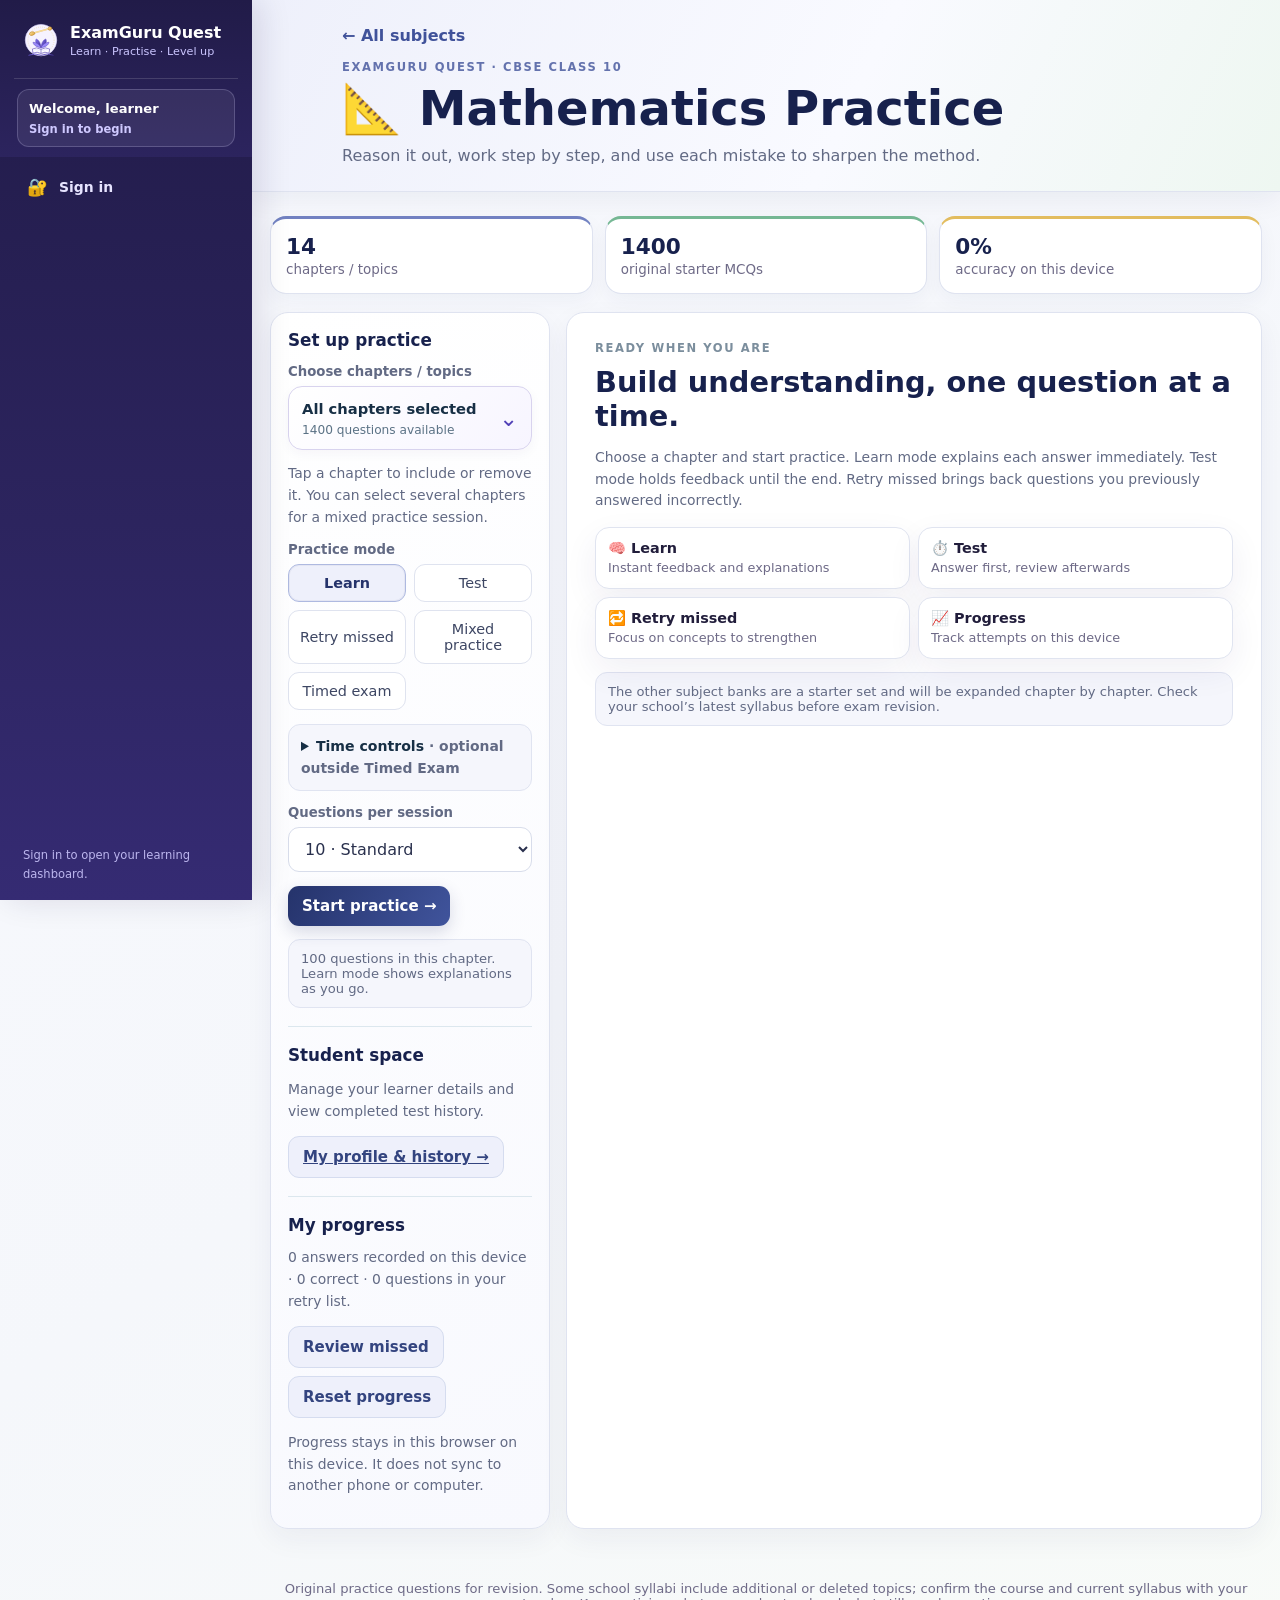
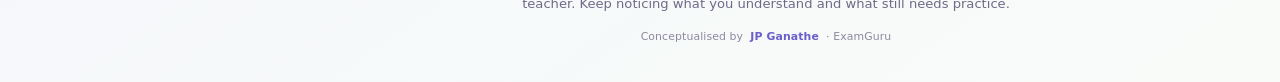
<file: practice.html>
<!doctype html>
<html lang="en">
<head>
<meta charset="utf-8"><meta name="viewport" content="width=device-width,initial-scale=1"><meta name="theme-color" content="#211b48">
<title>Practice | ExamGuru Quest</title>
<style>
:root{--ink:#172f45;--muted:#5b7285;--bg:#f4f8fb;--card:#fff;--teal:#167e86;--line:#dce7ee;--gold:#f2c879}*{box-sizing:border-box}body{margin:0;background:var(--bg);font-family:system-ui,-apple-system,Segoe UI,Arial,sans-serif;color:var(--ink)}header{background:linear-gradient(125deg,#122c44,#1b6277);color:#fff;padding:26px max(18px,calc((100vw - 1100px)/2)) 23px}header a{color:#eaf7fa;text-decoration:none;font-weight:700;display:inline-block;margin-bottom:15px}.eyebrow{text-transform:uppercase;letter-spacing:.14em;font-size:.72rem;font-weight:700;opacity:.8}h1{font-size:clamp(1.8rem,5vw,3rem);margin:8px 0;line-height:1.1}header p{max-width:730px;line-height:1.6;color:#d6eaf2;margin:8px 0 0}.wrap{max-width:1100px;margin:24px auto;padding:0 18px}.topstats{display:grid;grid-template-columns:repeat(3,1fr);gap:12px}.stat{background:#fff;border:1px solid var(--line);padding:15px;border-radius:15px}.stat strong{font-size:1.35rem;display:block}.stat span{color:var(--muted);font-size:.84rem}.layout{display:grid;grid-template-columns:280px 1fr;gap:16px;margin-top:18px}.panel,.quiz{background:#fff;border:1px solid var(--line);border-radius:17px;box-shadow:0 8px 28px #143c570a}.panel{padding:17px;align-self:start}.panel h2,.quiz h2{margin:0 0 12px;font-size:1.05rem}.label{display:block;font-size:.83rem;font-weight:750;margin:14px 0 7px}select{width:100%;padding:11px 12px;border:1px solid #cbd9e2;border-radius:10px;background:white;color:var(--ink);font:inherit}
/* Friendly chapter picker: touch-first cards instead of a desktop-style multi-select list box. */
.chapter-picker{position:relative}
.chapter-picker-trigger{width:100%;display:flex;align-items:center;justify-content:space-between;gap:12px;text-align:left;padding:12px 13px;border:1px solid #d8d3ee;border-radius:14px;background:linear-gradient(135deg,#fff,#f7f5ff);color:var(--ink);cursor:pointer;font:inherit;box-shadow:0 4px 12px rgba(48,35,111,.04)}
.chapter-picker-trigger:hover,.chapter-picker-trigger[aria-expanded="true"]{border-color:#a79af8;box-shadow:0 0 0 3px rgba(98,80,232,.09)}
.chapter-picker-trigger-copy{display:grid;gap:4px;min-width:0}
.chapter-picker-trigger strong{font-size:.92rem;line-height:1.3}
.chapter-picker-trigger small{font-size:.76rem;color:var(--muted);font-weight:500}
.chapter-picker-chevron{font-size:1.4rem;color:#5140b7;transition:transform .16s ease}
.chapter-picker-trigger[aria-expanded="true"] .chapter-picker-chevron{transform:rotate(180deg)}
.chapter-picker-panel{margin-top:8px;padding:10px;border:1px solid #e4e0f3;border-radius:15px;background:#fff;box-shadow:0 14px 30px rgba(48,35,111,.1)}
.chapter-picker-panel[hidden]{display:none}
.chapter-picker-actions{display:flex;align-items:center;justify-content:space-between;gap:8px;padding:2px 2px 9px;color:var(--muted);font-size:.75rem}
.chapter-picker-actions div{display:flex;gap:6px}
.chapter-picker-actions button{border:1px solid #e4e0f3;border-radius:8px;background:#f7f5ff;color:#5140b7;padding:6px 8px;font:inherit;font-size:.74rem;font-weight:750;cursor:pointer}
.chapter-options{display:grid;gap:7px;max-height:300px;overflow:auto;padding:1px 2px 2px}
.chapter-option{display:flex;align-items:center;gap:10px;padding:10px;border:1px solid #e9e5f5;border-radius:11px;background:#fff;cursor:pointer;transition:border-color .14s ease,background .14s ease}
.chapter-option:has(input:checked){border-color:#a79af8;background:#f4f1ff}
.chapter-option input{width:18px;height:18px;accent-color:#6250e8;flex:none;margin:0}
.chapter-option-copy{display:grid;gap:3px;min-width:0}
.chapter-option-title{font-size:.81rem;font-weight:750;line-height:1.35;overflow-wrap:anywhere}
.chapter-option-meta{font-size:.71rem;color:var(--muted)}
.chapter-native-select{position:absolute!important;width:1px!important;height:1px!important;padding:0!important;margin:-1px!important;overflow:hidden!important;clip:rect(0,0,0,0)!important;white-space:nowrap!important;border:0!important;opacity:0!important;pointer-events:none!important}
@media(prefers-reduced-motion:reduce){.chapter-picker-chevron,.chapter-option{transition:none}}
.mode{display:grid;grid-template-columns:1fr 1fr;gap:8px}.mode button{padding:10px 6px;background:white;border:1px solid var(--line);color:var(--ink);border-radius:10px;cursor:pointer;font:inherit;font-size:.9rem}.mode button.active{background:#e2f5f6;border-color:#8bd0d0;color:#12646b;font-weight:750}.btn{border:0;border-radius:10px;padding:11px 14px;background:var(--teal);color:white;font:inherit;font-size:.94rem;font-weight:750;cursor:pointer}.secondary{background:#e7eef4;color:#244459}.btn:disabled{opacity:.45;cursor:not-allowed}.btnrow{display:flex;gap:8px;flex-wrap:wrap;margin-top:14px}.muted{color:var(--muted);font-size:.87rem;line-height:1.55}.hint{padding:11px 12px;background:#f5f8fb;border-radius:11px;border:1px solid #e4edf2;margin-top:13px;font-size:.82rem;color:#526b7e}.quiz{padding:clamp(18px,3vw,28px);min-height:450px}.quiztop{display:flex;justify-content:space-between;gap:8px;align-items:center;flex-wrap:wrap}.pill{font-size:.76rem;font-weight:750;background:#edf3f8;color:#426079;padding:6px 9px;border-radius:999px}.progress{height:7px;border-radius:10px;background:#e8eff3;overflow:hidden;margin:15px 0 22px}.progress i{display:block;height:100%;background:linear-gradient(90deg,#207b88,#56beb3);width:0%}.qtext{font-size:clamp(1.08rem,2.2vw,1.38rem);line-height:1.5;font-weight:750;margin:0 0 17px}.answers{display:grid;gap:10px}.opt{width:100%;text-align:left;border:1.5px solid #d9e5ec;border-radius:12px;padding:12px 13px;background:#fff;color:#243e52;cursor:pointer;display:flex;gap:11px;align-items:flex-start;line-height:1.45;font:inherit}.letter{background:#edf3f7;border-radius:8px;min-width:28px;height:28px;display:grid;place-items:center;font-weight:800;font-size:.85rem}.opt.selected{border-color:#418b9b;background:#eef9fa}.opt.correct{border-color:#56aa83;background:#effaf4}.opt.wrong{border-color:#dc8585;background:#fff4f3}.feedback{border-radius:12px;padding:13px 15px;margin-top:15px;line-height:1.55}.good{background:#eafaef;color:#17633d}.bad{background:#fff1ef;color:#9a2828}.foot{display:flex;justify-content:space-between;align-items:center;gap:10px;flex-wrap:wrap;margin-top:20px}.hide{display:none!important}.topicgrid{display:grid;grid-template-columns:repeat(2,1fr);gap:8px;margin-top:15px}.topic{border:1px solid var(--line);padding:12px;border-radius:10px}.topic strong{display:block;font-size:.9rem}.topic span{font-size:.8rem;color:var(--muted)}.result{text-align:center;padding:25px 8px}.score{width:130px;height:130px;border-radius:50%;border:10px solid #dff0ef;display:grid;place-content:center;margin:22px auto}.score strong{font-size:2.1rem}.score span{font-size:.78rem;color:var(--muted)}#reviewList .topic{margin:12px 0}footer{text-align:center;padding:28px 15px;color:var(--muted);font-size:.82rem}@media(max-width:760px){.layout{grid-template-columns:1fr}.topstats{grid-template-columns:repeat(3,1fr);gap:7px}.stat{padding:12px 9px}.stat strong{font-size:1.1rem}.stat span{font-size:.75rem}.topicgrid{grid-template-columns:1fr}.layout.quiz-active{grid-template-columns:1fr}.layout.quiz-active>.panel{display:none}.layout.quiz-active>.quiz{grid-column:1/-1;scroll-margin-top:82px}}

/* Accessible answer editing and a more visible modern timer. */
#timerPill,#questionTimerPill{display:inline-flex;align-items:center;justify-content:center;gap:8px;min-height:44px;padding:10px 17px;border-radius:14px;background:linear-gradient(135deg,#211b48,#5140b7);color:#fff;font-size:1rem;font-weight:900;letter-spacing:.045em;font-variant-numeric:tabular-nums;box-shadow:0 7px 20px rgba(48,35,111,.22);border:1px solid rgba(255,255,255,.22)}
#timerPill:not(.hide),#questionTimerPill:not(.hide){position:sticky;top:10px;z-index:5}
#timerPill.timer-warning,#questionTimerPill.timer-warning{background:linear-gradient(135deg,#8a4b08,#e79a28);animation:timerPulse 1.8s ease-in-out infinite}
#timerPill.timer-danger,#questionTimerPill.timer-danger{background:linear-gradient(135deg,#8c203b,#e34c69);animation:timerPulse .75s ease-in-out infinite}
.opt[aria-pressed="true"]{border-color:#5140b7;background:#f1efff;box-shadow:0 0 0 2px rgba(81,64,183,.12)}#timingField[hidden]{display:none!important}
@keyframes timerPulse{50%{transform:scale(1.025);box-shadow:0 8px 24px rgba(174,45,69,.25)}}
@media(prefers-reduced-motion:reduce){#timerPill.timer-warning,#timerPill.timer-danger,#questionTimerPill.timer-warning,#questionTimerPill.timer-danger{animation:none}}

/* Configurable overall and per-question timer controls. */
.time-controls{margin-top:14px;border:1px solid var(--line);border-radius:12px;background:#fbfcff;padding:11px 12px}
.time-controls summary{cursor:pointer;font-weight:800;font-size:.88rem;color:var(--ink)}
.time-control-grid{display:grid;grid-template-columns:1fr 1fr;gap:12px;margin-top:9px}
.time-control-grid>div{min-width:0}
.time-controls input{width:100%;padding:10px 11px;border:1px solid #cbd9e2;border-radius:10px;font:inherit;background:#fff}
.time-controls [hidden]{display:none!important}
.question-tools{display:flex;align-items:flex-start;justify-content:space-between;gap:12px}
.question-tools .qtext{flex:1}
.mark-review-btn{white-space:nowrap;flex:none}
.mark-review-btn[aria-pressed="true"]{background:#fff5dd;color:#875c08;border:1px solid #e5c36e}
.nav-inline-trigger{margin-left:auto}
.question-nav-dock{display:none}
.question-nav-overlay{position:fixed;inset:0;z-index:1200;display:flex;align-items:flex-end;justify-content:center}
.question-nav-overlay.hide{display:none!important}
.question-nav-backdrop{position:absolute;inset:0;border:0;background:rgba(19,17,42,.52);cursor:pointer}
.question-nav-sheet{position:relative;z-index:1;width:min(680px,100%);max-height:min(78vh,760px);overflow:auto;background:#fff;color:var(--ink);border-radius:22px 22px 0 0;padding:12px 18px max(18px,env(safe-area-inset-bottom));box-shadow:0 -14px 48px rgba(19,17,42,.22)}
.question-nav-handle{width:44px;height:5px;border-radius:99px;background:#d6dce3;margin:0 auto 14px}
.question-nav-heading{display:flex;align-items:center;justify-content:space-between;gap:12px;margin-bottom:13px}
.question-nav-heading h2{margin:0 0 4px;font-size:1.08rem}
.question-nav-heading .muted{margin:0}
.question-nav-grid{display:grid;grid-template-columns:repeat(5,minmax(0,1fr));gap:9px}
.question-nav-item{min-height:46px;border:1px solid #dce4eb;border-radius:11px;background:#fff;color:var(--ink);font:inherit;font-weight:800;cursor:pointer;position:relative}
.question-nav-item.answered{background:#eaf7ef;border-color:#9acdad;color:#216544}
.question-nav-item.skipped{background:#fff7e7;border-color:#e7c77e;color:#91640d}
.question-nav-item.current{outline:2px solid #6250e8;outline-offset:1px;background:#efedff;color:#5140bd}
.question-nav-item.marked:after{content:"⚑";position:absolute;right:4px;top:1px;font-size:.65rem;color:#96680e}
.question-nav-item.locked{background:#f1f2f4;border-color:#c9cdd2;color:#777}
.question-nav-legend{display:flex;flex-wrap:wrap;gap:10px 15px;margin:15px 0;color:var(--muted);font-size:.75rem}
.question-nav-legend span{display:inline-flex;align-items:center;gap:5px}
.question-nav-legend i{width:10px;height:10px;border-radius:3px;background:#e3e7eb;display:inline-block}
.question-nav-legend i.answered{background:#9acdad}.question-nav-legend i.skipped{background:#e7c77e}.question-nav-legend i.current{background:#6250e8}.question-nav-legend i.marked{background:#e9bd62}.question-nav-legend i.locked{background:#aeb4ba}
.question-nav-actions{display:grid;grid-template-columns:1fr 1fr;gap:9px}
@media(max-width:760px){
  .time-control-grid{grid-template-columns:1fr}
  .question-tools{display:block}
  .mark-review-btn{margin:-4px 0 12px}
  .nav-inline-trigger{display:none}
  .question-nav-dock:not(.hide){position:fixed;display:grid;grid-template-columns:1fr 1.1fr 1fr;gap:8px;left:0;right:0;bottom:0;z-index:1100;padding:9px 12px max(9px,env(safe-area-inset-bottom));background:rgba(255,255,255,.97);border-top:1px solid #dce5ed;box-shadow:0 -6px 24px rgba(16,41,61,.12)}
  .question-nav-dock .btn{min-height:45px;padding:9px 8px;font-size:.84rem}
  .foot .btnrow #submitBtn,.foot .btnrow #nextBtn{display:none}
  #session{padding-bottom:76px}
  .question-nav-sheet{max-height:78vh;padding-left:15px;padding-right:15px}
  .question-nav-grid{grid-template-columns:repeat(5,minmax(0,1fr));gap:8px}
  .question-nav-item{min-height:44px}
}
@media(min-width:761px){
  .question-nav-sheet{border-radius:22px;margin:0 18px 24px}
}


/* ExamGuru Quest — indigo learning theme with clear contrast and restrained accents. */
.eg-quiz-page{--eg-indigo:#25336b;--eg-indigo-deep:#17214d;--eg-indigo-soft:#eef0fb;--eg-green:#e7f5ec;--eg-paper:#fbfcff;--eg-ink:#202744;--eg-muted:#68708b;--eg-line:#dfe3f0;color:var(--eg-ink)!important;background:linear-gradient(145deg,#f8f9fe 0%,#f5f7fb 54%,#f8fbf8 100%)!important}
.eg-quiz-page header{background:linear-gradient(115deg,#eef0fb,#f9faff 58%,#eef7f1)!important;color:var(--eg-ink)!important;border-bottom:1px solid #dfe3f0;box-shadow:0 8px 26px rgba(24,35,78,.06)}
.eg-quiz-page header h1,.eg-quiz-page .panel h2,.eg-quiz-page .quiz h2,.eg-quiz-page .qtext{color:var(--eg-indigo-deep)!important}.eg-quiz-page header p,.eg-quiz-page .muted,.eg-quiz-page .hint,.eg-quiz-page .label{color:#626a84!important}.eg-quiz-page header a,.eg-quiz-page header .eyebrow{color:#40529a!important}
.eg-quiz-page .wrap{max-width:1160px}.eg-quiz-page .topstats .stat{background:#fff!important;border:1px solid var(--eg-line)!important;border-radius:16px!important;box-shadow:0 7px 20px rgba(31,43,83,.045)!important}.eg-quiz-page .topstats .stat:nth-child(1){border-top:3px solid #7282c2!important}.eg-quiz-page .topstats .stat:nth-child(2){border-top:3px solid #75b894!important}.eg-quiz-page .topstats .stat:nth-child(3){border-top:3px solid #e3bd5e!important}.eg-quiz-page .topstats .stat strong{color:var(--eg-indigo-deep)!important}
.eg-quiz-page .panel,.eg-quiz-page .quiz{background:#fff!important;border:1px solid var(--eg-line)!important;border-radius:18px!important;box-shadow:0 10px 28px rgba(31,43,83,.055)!important}.eg-quiz-page .panel{background:linear-gradient(160deg,#fff,#f8f9fe)!important}.eg-quiz-page .hint,.eg-quiz-page .time-controls{background:#f5f6fc!important;border-color:#e0e4f1!important;border-radius:12px}
.eg-quiz-page .mode button{background:#fff!important;border:1px solid #dfe3ef!important;color:#3d4663!important;border-radius:11px}.eg-quiz-page .mode button.active{background:#eef0fb!important;border-color:#aeb9e0!important;color:#25336b!important;box-shadow:inset 0 0 0 1px rgba(37,51,107,.05)}
.eg-quiz-page select,.eg-quiz-page input{background:#fff!important;border-color:#d8ddeb!important;color:#29304d!important}.eg-quiz-page .quiztop .pill{background:#eef0fb!important;border:1px solid #d9dff1!important;color:#3f4f91!important}.eg-quiz-page .quiztop #chapterPill{background:#e7f5ec!important;border-color:#cce8d7!important;color:#2b704c!important}
.eg-quiz-page .progress{background:#e6e9f2!important}.eg-quiz-page .progress i{background:linear-gradient(90deg,#334584,#6c7dbc)!important}.eg-quiz-page .opt{background:#fff!important;border:1.5px solid #dfe3ef!important;color:#28304b!important;border-radius:13px!important}.eg-quiz-page .opt:hover{background:#f7f8fe!important;border-color:#aeb9e0!important}.eg-quiz-page .opt.selected,.eg-quiz-page .opt[aria-pressed="true"]{background:#eef0fb!important;border-color:#7d8ec8!important;color:#1f2d67!important;box-shadow:0 0 0 2px rgba(79,98,165,.10)!important}.eg-quiz-page .letter{background:#e8ebf7!important;color:#3c4d90!important;border-radius:8px}
.eg-quiz-page .opt.correct{background:#eef9f2!important;border-color:#a8d5ba!important;color:#286a49!important}.eg-quiz-page .opt.wrong{background:#fff2f2!important;border-color:#ebb6ba!important;color:#873a43!important}
.eg-quiz-page .btn,.eg-quiz-page button.btn{background:linear-gradient(120deg,#25336b,#40549c)!important;color:#fff!important;border-radius:11px!important;box-shadow:0 6px 16px rgba(35,48,103,.17)!important}.eg-quiz-page .btn.secondary,.eg-quiz-page button.secondary{background:#eef0fb!important;color:#33447f!important;border:1px solid #d5dcef!important;box-shadow:none!important}
.eg-quiz-page #timerPill,.eg-quiz-page #questionTimerPill{background:#25336b!important;color:#fff!important;border:1px solid #334584!important;box-shadow:0 6px 16px rgba(35,48,103,.14)!important}.eg-quiz-page #questionTimerPill{background:#fff4d8!important;color:#74500e!important;border-color:#ecd596!important;box-shadow:none!important}.eg-quiz-page #timerPill.timer-warning,.eg-quiz-page #questionTimerPill.timer-warning{background:#fff0c9!important;color:#805707!important;border-color:#e7c979!important}.eg-quiz-page #timerPill.timer-danger,.eg-quiz-page #questionTimerPill.timer-danger{background:#ffe8ea!important;color:#963443!important;border-color:#edb7be!important}
.eg-quiz-page .question-nav-dock{background:rgba(250,251,255,.98)!important;border-top:1px solid #dfe3f0!important;box-shadow:0 -7px 24px rgba(24,35,78,.08)!important}.eg-quiz-page .question-nav-sheet{background:linear-gradient(155deg,#fff,#f5f7fc)!important;border:1px solid #dfe3f0!important;color:var(--eg-ink)}.eg-quiz-page .question-nav-item{background:#fff;border:1px solid #dfe3ef;color:#46506d;border-radius:12px}.eg-quiz-page .question-nav-item.answered{background:#e7f5ec;border-color:#b8dec7;color:#256747}.eg-quiz-page .question-nav-item.skipped{background:#fff4d8;border-color:#ead294;color:#856019}.eg-quiz-page .question-nav-item.current{background:#eef0fb;border-color:#7d8ec8;color:#25336b;outline:2px solid #7d8ec8}
.eg-quiz-page .question-nav-legend{color:#68708b}.eg-quiz-page .question-nav-legend i.answered{background:#77b996}.eg-quiz-page .question-nav-legend i.skipped,.eg-quiz-page .question-nav-legend i.marked{background:#e5bd61}.eg-quiz-page .question-nav-legend i.current{background:#5267ad}.eg-quiz-page .score{background:#f7fbf8!important;border-color:#cfe7d8!important}.eg-quiz-page .topic{background:#fff!important;border-color:#e0e4f0!important;border-radius:14px}.eg-quiz-page .good{background:#e7f5ec;color:#286b49}.eg-quiz-page .bad{background:#fff0f1;color:#923b45}
.eg-quiz-page .btn:focus-visible,.eg-quiz-page button:focus-visible,.eg-quiz-page a:focus-visible,.eg-quiz-page select:focus-visible,.eg-quiz-page input:focus-visible{outline:3px solid rgba(64,84,156,.5)!important;outline-offset:3px}
@media(max-width:760px){.eg-quiz-page header{padding:67px 18px 20px!important}.eg-quiz-page .wrap{margin-top:15px;padding-left:14px;padding-right:14px}.eg-quiz-page .topstats{gap:7px}.eg-quiz-page .topstats .stat{padding:11px 9px;border-radius:14px!important}.eg-quiz-page .topstats .stat strong{font-size:1.05rem}.eg-quiz-page .topstats .stat span{font-size:.7rem;line-height:1.25}.eg-quiz-page .quiz{border-radius:16px!important;padding:17px 15px}.eg-quiz-page .question-nav-grid{grid-template-columns:repeat(5,minmax(0,1fr))}}


.eg-quiz-page .question-nav-item.pace-reached{box-shadow:inset 0 0 0 2px #e5bd61;background:#fff8e8;color:#775717}
</style>
<link rel="stylesheet" href="./css/branding.css">
<link rel="stylesheet" href="./css/app-shell.css">
<link rel="stylesheet" href="./css/question-media.css">
</head>
<body class="eg-quiz-page">
<header><a href="./">← All subjects</a><div class="eyebrow" id="classEyebrow">ExamGuru Quest · CBSE Class 10</div><h1><span id="subjectIcon">📚</span> <span id="subjectTitle">Practice</span></h1><p id="subjectSubtitle">Choose a chapter and practise at your pace.</p><div class="brand-signature">Conceptualised by <strong>JP Ganathe</strong></div></header>
<main class="wrap">
<div class="topstats"><div class="stat"><strong id="chapterTotal">—</strong><span>chapters / topics</span></div><div class="stat"><strong id="questionTotal">—</strong><span>original starter MCQs</span></div><div class="stat"><strong id="overallStat">0%</strong><span>accuracy on this device</span></div></div>
<div class="layout" id="practiceLayout">
<aside class="panel"><h2>Set up practice</h2><label class="label" for="chapterPickerToggle">Choose chapters / topics</label>
<div class="chapter-picker" id="chapterPicker">
  <button class="chapter-picker-trigger" type="button" id="chapterPickerToggle" aria-expanded="false" aria-controls="chapterPickerPanel">
    <span class="chapter-picker-trigger-copy"><strong id="chapterPickerSummary">Loading chapters…</strong><small id="chapterPickerCount">Please wait</small></span><span class="chapter-picker-chevron" aria-hidden="true">⌄</span>
  </button>
  <div class="chapter-picker-panel" id="chapterPickerPanel" hidden>
    <div class="chapter-picker-actions"><span>Choose one or more</span><div><button type="button" id="selectAllChapters">Select all</button><button type="button" id="clearChapters">Clear</button></div></div>
    <div class="chapter-options" id="chapterOptions"><p class="muted">Loading chapters…</p></div>
  </div>
</div>
<select id="chapter" class="chapter-native-select" multiple size="6" aria-hidden="true" tabindex="-1" aria-describedby="chapterHelp"><option>Loading…</option></select>
<p class="muted" id="chapterHelp">Tap a chapter to include or remove it. You can select several chapters for a mixed practice session.</p>
<label class="label">Practice mode</label><div class="mode"><button class="active" data-mode="learn">Learn</button><button data-mode="test">Test</button><button data-mode="retry">Retry missed</button><button data-mode="random">Mixed practice</button><button data-mode="timed">Timed exam</button></div>
<details class="time-controls" id="timingControls">
  <summary>Time controls <span class="muted">· optional outside Timed Exam</span></summary>
  <div class="time-control-grid">
    <div id="overallTimerField">
      <label class="label" for="overallTimerSetting">Overall quiz timer</label>
      <select id="overallTimerSetting">
        <option value="off" selected>No countdown</option><option value="600">10 minutes</option><option value="1200">20 minutes</option><option value="1800">30 minutes</option><option value="3600">60 minutes</option><option value="custom">Custom duration</option>
      </select>
      <label class="label" for="overallTimerCustom" id="overallCustomLabel" hidden>Custom minutes</label>
      <input id="overallTimerCustom" type="number" min="1" max="240" step="1" value="30" inputmode="numeric" hidden>
    </div>
    <div id="questionTimerField">
      <label class="label" for="questionTimerSetting">Question pace guide</label>
      <select id="questionTimerSetting">
        <option value="off" selected>No question countdown</option><option value="15">15 seconds</option><option value="30">30 seconds</option><option value="45">45 seconds</option><option value="60">60 seconds</option><option value="90">90 seconds</option><option value="120">2 minutes</option><option value="custom">Custom duration</option>
      </select>
      <label class="label" for="questionTimerCustom" id="questionCustomLabel" hidden>Custom seconds</label>
      <input id="questionTimerCustom" type="number" min="5" max="300" step="5" value="45" inputmode="numeric" hidden>
    </div>
  </div>
  <p class="muted" id="timingHelp">Overall time is the hard deadline. The optional question pace guide starts when you first open a question and keeps counting while you navigate away; reaching zero never locks or skips it.</p>
</details>
<label class="label" for="length">Questions per session</label><select id="length"><option value="5">5 · Quick</option><option value="10" selected>10 · Standard</option><option value="20">20 · Focus</option><option value="50">50 · Deep practice</option><option value="0">All available</option></select>
<div class="btnrow"><button class="btn" id="startBtn">Start practice →</button></div><div class="hint" id="modeHint">Loading the chapter bank…</div>
<hr style="border:0;border-top:1px solid var(--line);margin:18px 0"><h2>Student space</h2><p class="muted">Manage your learner details and view completed test history.</p><div class="btnrow"><a class="btn secondary" href="./profile.html">My profile &amp; history →</a></div><hr style="border:0;border-top:1px solid var(--line);margin:18px 0"><h2>My progress</h2><div class="muted" id="progressText">Scores and missed questions are saved on this device.</div><div class="btnrow"><button class="btn secondary" id="reviewBtn">Review missed</button><button class="btn secondary" id="clearBtn">Reset progress</button></div><p class="muted">Progress stays in this browser on this device. It does not sync to another phone or computer.</p>
</aside>
<section class="quiz" id="quizPanel" aria-live="polite">
<div id="status" class="muted hide"></div>
<div id="welcome"><div class="eyebrow" style="color:#5b7285">Ready when you are</div><h2 style="font-size:1.8rem;margin-top:10px">Build understanding, one question at a time.</h2><p class="muted">Choose a chapter and start practice. Learn mode explains each answer immediately. Test mode holds feedback until the end. Retry missed brings back questions you previously answered incorrectly.</p><div class="topicgrid"><div class="topic"><strong>🧠 Learn</strong><span>Instant feedback and explanations</span></div><div class="topic"><strong>⏱️ Test</strong><span>Answer first, review afterwards</span></div><div class="topic"><strong>🔁 Retry missed</strong><span>Focus on concepts to strengthen</span></div><div class="topic"><strong>📈 Progress</strong><span>Track attempts on this device</span></div></div><div class="hint">The other subject banks are a starter set and will be expanded chapter by chapter. Check your school’s latest syllabus before exam revision.</div></div>
<div id="session" class="hide">
  <div class="quiztop">
    <span class="pill" id="chapterPill">Chapter</span><span class="pill" id="numberPill">Question 1 / 10</span><span class="pill" id="difficultyPill">Medium</span>
    <span class="pill hide" id="timerPill">Elapsed · 00:00</span><span class="pill hide" id="questionTimerPill">Pace left · 00:00</span>
    <button class="btn secondary nav-inline-trigger" id="navigatorInlineBtn" type="button">Questions ▦</button>
  </div>
  <div class="progress"><i id="progressBar"></i></div>
  <div class="question-tools"><p class="qtext" id="questionText"></p><button class="btn secondary mark-review-btn" id="markReviewBtn" type="button" aria-pressed="false">⚑ Mark for review</button></div>
  <div id="questionMedia" class="question-media hide" aria-label="Question diagrams"></div><div class="answers" id="options"></div><div id="feedback"></div>
  <div class="foot"><span class="muted" id="sessionHint">Choose one answer.</span><div class="btnrow" style="margin:0"><button class="btn secondary" id="skipBtn">Skip</button><button class="btn secondary" id="submitBtn">Submit quiz</button><button class="btn" id="nextBtn">Next →</button></div></div>
</div>
<div id="results" class="hide"><div class="result"><div class="eyebrow" style="color:#5b7285">Session complete</div><div class="score"><div><strong id="scorePct">0%</strong><br><span>correct</span></div></div><h2 id="resultTitle">Nice work!</h2><p class="muted" id="resultCopy"></p><div class="topicgrid" id="resultStats"></div><div class="btnrow" style="justify-content:center"><button class="btn" id="againBtn">Practise again</button><button class="btn secondary" id="reviewAnswersBtn">Review answers</button><button class="btn secondary" id="reportPdfBtn">Download report · PDF</button><button class="btn secondary" id="reportExcelBtn">Download report · Excel</button></div></div></div>
<div id="review" class="hide"><div class="quiztop"><h2>Review your answers</h2><span class="pill" id="reviewPill"></span></div><div id="reviewList"></div><div class="btnrow"><button class="btn" id="backBtn">Back to results</button><button class="btn secondary" id="reviewPdfBtn">Download report · PDF</button><button class="btn secondary" id="reviewExcelBtn">Download report · Excel</button><button class="btn secondary" id="retrySetBtn">Retry missed in this session</button></div></div>
</section></div></main>
<div id="questionNavDock" class="question-nav-dock hide" aria-label="Question navigation">
  <button class="btn secondary" id="mobilePreviousBtn" type="button">← Previous</button>
  <button class="btn secondary" id="mobileNavigatorBtn" type="button">▦ Questions</button>
  <button class="btn" id="mobileNextBtn" type="button">Next →</button>
</div>
<div id="questionNavigatorOverlay" class="question-nav-overlay hide">
  <button class="question-nav-backdrop" id="questionNavigatorBackdrop" type="button" aria-label="Close question navigator"></button>
  <section class="question-nav-sheet" role="dialog" aria-modal="true" aria-labelledby="questionNavigatorTitle">
    <div class="question-nav-handle"></div>
    <div class="question-nav-heading"><div><h2 id="questionNavigatorTitle">Question navigator</h2><p class="muted" id="navigatorSummary">0 answered</p></div><button class="btn secondary" id="closeQuestionNavigator" type="button" aria-label="Close navigator">✕</button></div>
    <div class="question-nav-grid" id="questionNavigatorGrid"></div>
    <div class="question-nav-legend"><span><i class="answered"></i> Answered</span><span><i class="unanswered"></i> Unanswered</span><span><i class="skipped"></i> Skipped</span><span><i class="current"></i> Current</span><span><i class="marked"></i> Marked</span><span><i class="locked"></i> Time expired</span></div>
    <div class="question-nav-actions"><button class="btn secondary" id="navigatorReturnBtn" type="button">Return to question</button><button class="btn" id="navigatorSubmitBtn" type="button">Submit quiz</button></div>
  </section>
</div>
<div id="imageViewer" class="image-viewer hide" role="dialog" aria-modal="true" aria-label="Enlarged question image" tabindex="-1">
<div class="image-viewer-card">
<button type="button" id="imageViewerClose" class="image-viewer-close" aria-label="Close enlarged image">×</button>
<img id="imageViewerImage" class="image-viewer-image" alt="">
<p id="imageViewerCaption" class="image-viewer-caption"></p>
</div>
</div>
<footer>Original practice questions for revision. Some school syllabi include additional or deleted topics; confirm the course and current syllabus with your teacher. Keep noticing what you understand and what still needs practice.<div class="brand-signature site-credit">Conceptualised by <strong>JP Ganathe</strong> · ExamGuru</div></footer>
<script src="./js/storage.js"></script>
<script src="./js/question-bank.js"></script>
<script src="./js/session-model.js"></script>
<script src="./js/api-config.js"></script>
<script src="./js/api-client.js"></script>
<script src="./js/quiz-engine.js"></script>
<script src="./js/app-shell.js"></script>
</body></html>
</file>
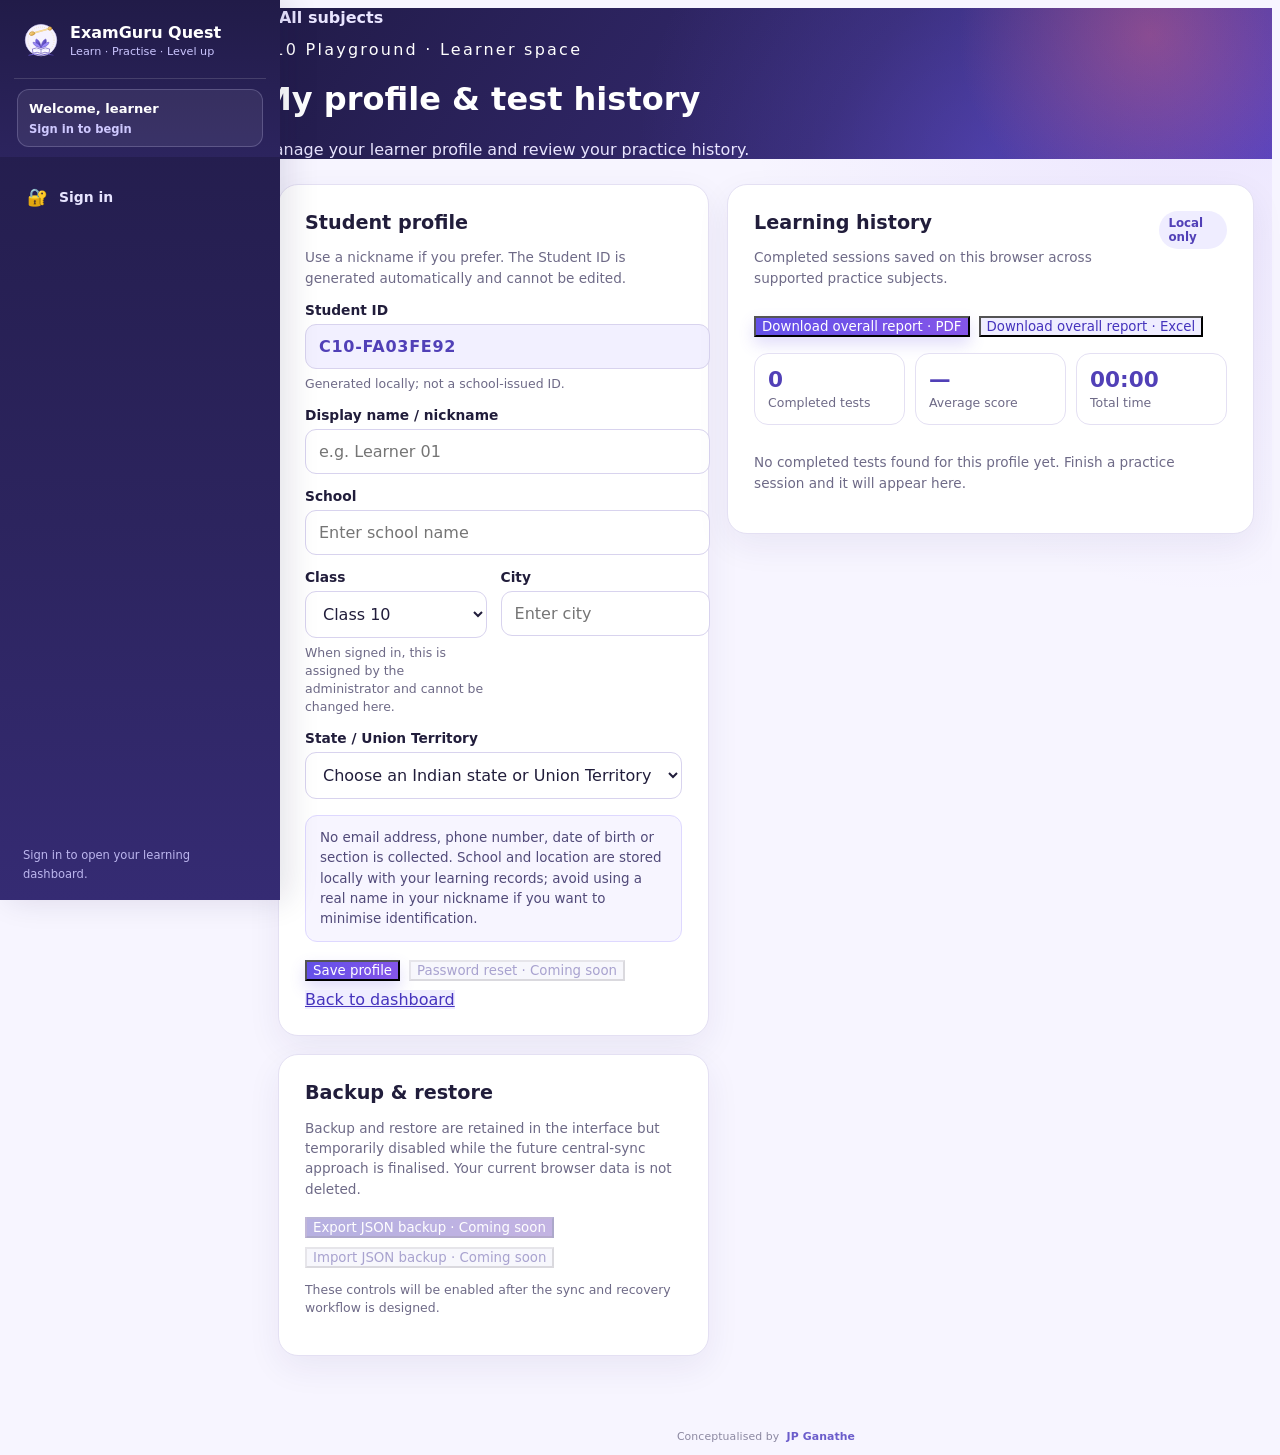
<file: profile.html>
<!doctype html>
<html lang="en">
<head>
<meta charset="utf-8">
<meta name="viewport" content="width=device-width,initial-scale=1">
<meta name="theme-color" content="#211b48">
<meta name="description" content="Manage your C10 Playground learner profile and local test history.">
<title>My Profile & Test History | C10 Playground</title>
<link rel="stylesheet" href="./css/branding.css"><link rel="stylesheet" href="./css/app-shell.css">
<style>
.profile-wrap{max-width:1040px;margin:25px auto;padding:0 18px 48px}
.profile-grid{display:grid;grid-template-columns:minmax(0, .9fr) minmax(0,1.1fr);gap:18px;align-items:start}
.profile-card{background:#fff;border:1px solid var(--c10-line);border-radius:20px;padding:clamp(18px,3vw,26px);box-shadow:0 12px 34px rgba(48,35,111,.065)}
.profile-card h2{margin:0 0 7px;font-size:1.2rem}
.form-grid{display:grid;grid-template-columns:1fr 1fr;gap:14px}
.field{display:flex;flex-direction:column;gap:6px;min-width:0}
.field.full{grid-column:1/-1}
.field label{font-weight:750;font-size:.86rem}
.field input,.field select{width:100%;border:1px solid #d8d3ee;border-radius:11px;padding:12px 13px;font:inherit;color:#211d3b;background:#fff;min-width:0}
.field input[readonly]{background:#f2f0ff;color:#5140b7;font-weight:800;letter-spacing:.045em}
.microcopy{font-size:.78rem;color:var(--c10-muted);line-height:1.45}
.notice{border:1px solid #ded8ff;background:#f7f5ff;color:#514a79;border-radius:12px;padding:12px 14px;font-size:.84rem;line-height:1.5;margin:16px 0}
.profile-actions{display:flex;gap:9px;flex-wrap:wrap;margin-top:18px}
.summary-grid{display:grid;grid-template-columns:repeat(3,1fr);gap:10px;margin-top:16px}
.summary-tile{border:1px solid var(--c10-line);border-radius:14px;background:#fff;padding:13px}
.summary-tile strong{display:block;font-size:1.35rem;color:#5140b7;overflow-wrap:anywhere}
.summary-tile span{font-size:.78rem;color:var(--c10-muted)}
.history-list{display:grid;gap:10px;margin-top:14px}
.history-row{border:1px solid var(--c10-line);border-radius:14px;padding:13px;display:grid;grid-template-columns:minmax(0,1fr) auto;gap:10px;align-items:center}
.history-title{font-weight:800;line-height:1.35}
.history-meta{font-size:.78rem;color:var(--c10-muted);line-height:1.5;margin-top:4px}
.history-score{text-align:right;white-space:nowrap}
.history-score strong{font-size:1.1rem;color:#5140b7;display:block}
.status{font-size:.85rem;color:var(--c10-muted);line-height:1.5}
.section-head{display:flex;justify-content:space-between;gap:10px;align-items:start}
.small-pill{border-radius:999px;background:#efedff;color:#5140b7;font-weight:750;font-size:.74rem;padding:5px 9px}
hr.soft{border:0;border-top:1px solid var(--c10-line);margin:20px 0}
#backupFile{display:none}
@media(max-width:760px){.profile-grid{grid-template-columns:1fr}.summary-grid{gap:7px}.summary-tile{padding:10px}.summary-tile strong{font-size:1.16rem}}
@media(max-width:430px){.form-grid{grid-template-columns:1fr}.field.full{grid-column:auto}.history-row{grid-template-columns:minmax(0,1fr) auto}.summary-tile span{font-size:.72rem}}

/* Profile simplification and disabled future features. */
#studentAccountPanel{display:none!important}
button:disabled,.btn:disabled{opacity:.46!important;cursor:not-allowed!important;filter:grayscale(.3);transform:none!important;box-shadow:none!important}
.profile-wrap{max-width:1040px}
</style>
</head>
<body>
<header>
  <a href="./" style="color:#e9e5ff;text-decoration:none;font-weight:750;display:inline-block;margin-bottom:13px">← All subjects</a>
  <div class="eyebrow">C10 Playground · Learner space</div>
  <h1>My profile &amp; test history</h1>
  <p>Manage your learner profile and review your practice history.</p>
  <div class="brand-signature">Conceptualised by <strong>JP Ganathe</strong></div>
</header>
<main class="profile-wrap">
  <section class="profile-card" id="studentAccountPanel" style="margin-bottom:18px">
    <h2>Student account</h2>
    <p class="status">Use the username and password provided by the portal administrator. This starter version checks a public repository account file; it does not protect quiz content or sync history across devices.</p>
    <div id="studentAccountStatus" class="notice" role="status" aria-live="polite">Loading student account file… Progress and test history remain in this browser.</div>
    <form id="studentLoginForm" class="form-grid" novalidate>
      <div class="field"><label for="studentLoginUsername">Username</label><input id="studentLoginUsername" autocomplete="username" autocapitalize="none" placeholder="Your username" maxlength="32" required></div>
      <div class="field"><label for="studentLoginPassword">Password</label><input id="studentLoginPassword" type="password" autocomplete="current-password" required></div>
      <div class="field full"><button class="btn" id="studentLoginBtn" type="submit">Sign in</button> <button class="btn secondary" id="studentLogoutBtn" type="button" hidden>Sign out</button></div>
    </form>
    <form id="studentChangePasswordForm" class="form-grid" hidden novalidate>
      <div class="field full"><h3 id="changePasswordTitle">Password reset</h3><p class="microcopy">For this starter version, ask the administrator to reset the password and publish the updated account file.</p></div>
      <div class="field"><label for="currentStudentPassword">Current password</label><input id="currentStudentPassword" type="password" autocomplete="current-password" required></div>
      <div class="field"><label for="newStudentPassword">New password</label><input id="newStudentPassword" type="password" autocomplete="new-password" minlength="12" required></div>
      <div class="field full"><label for="confirmStudentPassword">Confirm new password</label><input id="confirmStudentPassword" type="password" autocomplete="new-password" minlength="12" required></div>
      <div class="field full"><button class="btn" type="submit">Change password</button></div>
    </form>
  </section>
  <div id="pageStatus" class="status" role="status" aria-live="polite"></div>
  <div class="profile-grid">
    <section id="profile" class="profile-card c10-page-anchor">
      <h2>Student profile</h2>
      <p class="status">Use a nickname if you prefer. The Student ID is generated automatically and cannot be edited.</p>
      <form id="profileForm" novalidate>
        <div class="form-grid">
          <div class="field full">
            <label for="studentId">Student ID</label>
            <input id="studentId" name="studentId" readonly>
            <span class="microcopy">Generated locally; not a school-issued ID.</span>
          </div>
          <div class="field full">
            <label for="displayName">Display name / nickname</label>
            <input id="displayName" name="displayName" maxlength="40" autocomplete="nickname" required placeholder="e.g. Learner 01">
          </div>
          <div class="field full">
            <label for="school">School</label>
            <input id="school" name="school" maxlength="120" autocomplete="organization" required placeholder="Enter school name">
          </div>
          <div class="field">
            <label for="classLevel">Class</label>
            <select id="classLevel" name="classLevel" required>
              <option value="6">Class 6</option><option value="7">Class 7</option><option value="8">Class 8</option>
              <option value="9">Class 9</option><option value="10">Class 10</option><option value="11">Class 11</option><option value="12">Class 12</option>
            </select>
            <span class="microcopy">When signed in, this is assigned by the administrator and cannot be changed here.</span>
          </div>
          <div class="field">
            <label for="city">City</label>
            <input id="city" name="city" maxlength="80" autocomplete="address-level2" required placeholder="Enter city">
          </div>
          <div class="field full">
            <label for="state">State / Union Territory</label>
            <select id="state" name="state" required>
              <option value="">Choose an Indian state or Union Territory</option>
            </select>
          </div>
        </div>
        <div class="notice">No email address, phone number, date of birth or section is collected. School and location are stored locally with your learning records; avoid using a real name in your nickname if you want to minimise identification.</div>
        <div class="profile-actions">
          <button class="btn" type="submit">Save profile</button>
          <button class="btn secondary" type="button" disabled aria-disabled="true" title="Available in a future update">Password reset · Coming soon</button>
          <a class="btn secondary" href="./dashboard.html">Back to dashboard</a>
        </div>
      </form>
    </section>
    <section id="history" class="profile-card c10-page-anchor">
      <div class="section-head">
        <div>
          <h2>Learning history</h2>
          <p class="status">Completed sessions saved on this browser across supported practice subjects.</p>
        </div>
        <span class="small-pill" id="historyBadge">Local only</span>
      </div>
      <div class="profile-actions" style="margin:14px 0 4px">
        <button class="btn" id="overallPdfBtn" type="button">Download overall report · PDF</button>
        <button class="btn secondary" id="overallExcelBtn" type="button">Download overall report · Excel</button>
      </div>
      <div class="summary-grid">
        <div class="summary-tile"><strong id="attemptCount">0</strong><span>Completed tests</span></div>
        <div class="summary-tile"><strong id="averageScore">—</strong><span>Average score</span></div>
        <div class="summary-tile"><strong id="totalTime">00:00</strong><span>Total time</span></div>
      </div>
      <div id="historyList" class="history-list"><p class="status">No completed tests saved yet. Finish a practice session and it will appear here.</p></div>
    </section>
    <section id="backup" class="profile-card c10-page-anchor">
      <h2>Backup &amp; restore</h2>
      <p class="status">Backup and restore are retained in the interface but temporarily disabled while the future central-sync approach is finalised. Your current browser data is not deleted.</p>
      <div class="profile-actions">
        <button class="btn" id="exportBtn" type="button" disabled aria-disabled="true" title="Backup is temporarily disabled">Export JSON backup · Coming soon</button>
        <button class="btn secondary" id="importBtn" type="button" disabled aria-disabled="true" title="Restore is temporarily disabled">Import JSON backup · Coming soon</button>
        <input id="backupFile" type="file" accept="application/json,.json">
      </div>
      <p class="microcopy">These controls will be enabled after the sync and recovery workflow is designed.</p>    </section>
  </div>
</main>
<footer class="brand-signature site-credit">Conceptualised by <strong>JP Ganathe</strong></footer>
<script src="./js/storage.js"></script>
<script src="./js/profile-model.js"></script>
<script src="./js/student-auth.js"></script>
<script src="./js/profile-manager.js"></script>
<script src="./js/app-shell.js"></script>
</body>
</html>
</file>
<file: css/branding.css>
/* C10 Playground visual system — Midnight Indigo, Electric Coral & Mint */
:root {
  color-scheme: light;
  --c10-ink: #211d3b;
  --c10-muted: #6e6a87;
  --c10-bg: #f7f5ff;
  --c10-card: #ffffff;
  --c10-primary: #6250e8;
  --c10-primary-deep: #4533bd;
  --c10-coral: #ff6b70;
  --c10-mint: #bff3df;
  --c10-line: #e4e0f3;
  --c10-gold: #ffd166;
}
html { background: var(--c10-bg); }
body {
  color: var(--c10-ink) !important;
  background:
    radial-gradient(ellipse at 95% 4%, rgba(139, 92, 246, .10), transparent 29rem),
    var(--c10-bg) !important;
}
header {
  color: #fff !important;
  background:
    radial-gradient(circle at 88% 18%, rgba(255, 107, 112, .35), transparent 12rem),
    radial-gradient(circle at 72% 100%, rgba(120, 104, 255, .23), transparent 22rem),
    linear-gradient(125deg, #211b48 0%, #34296f 58%, #5542bd 100%) !important;
}
header h1, header h2 { color: #fff !important; }
header p { color: #e9e5ff !important; }
.tag, .eyebrow { letter-spacing: .14em; }
.brand-signature {
  display: flex;
  align-items: center;
  gap: .45rem;
  margin-top: 17px;
  color: #d9d5ff !important;
  font-size: .82rem;
  line-height: 1.45;
  letter-spacing: .025em;
}
.brand-signature::before {
  content: "JP";
  display: inline-grid;
  place-items: center;
  flex: 0 0 28px;
  width: 28px;
  height: 28px;
  border: 1px solid rgba(255,255,255,.42);
  border-radius: 9px;
  color: #fff;
  background: rgba(255,255,255,.12);
  font-size: .68rem;
  font-weight: 900;
  letter-spacing: .03em;
}
.brand-signature strong { color: #fff; font-weight: 850; }
.site-credit {
  display: flex;
  justify-content: center;
  margin: 22px 18px;
  color: var(--c10-muted) !important;
}
.site-credit::before {
  border-color: #d8d2ff;
  color: var(--c10-primary-deep);
  background: #eeeaff;
}
.site-credit strong { color: var(--c10-primary-deep); }
.wrap { color: var(--c10-ink); }
.muted, .card p, footer, .stat span, .topic span {
  color: var(--c10-muted) !important;
}
.card, .panel, .quiz, .stat, .topic, main > .note {
  border-color: var(--c10-line) !important;
  box-shadow: 0 12px 34px rgba(48, 35, 111, .065) !important;
}
.card, .panel, .quiz, .stat { border-radius: 19px !important; }
.card { transition: transform .18s ease, box-shadow .18s ease, border-color .18s ease; }
.card:hover {
  transform: translateY(-3px);
  border-color: #c7befd !important;
  box-shadow: 0 17px 38px rgba(48, 35, 111, .12) !important;
}
.btn, button.btn {
  color: #fff !important;
  background: linear-gradient(115deg, var(--c10-primary), #8555e8) !important;
  box-shadow: 0 7px 16px rgba(98, 80, 232, .20);
  transition: transform .15s ease, box-shadow .15s ease, filter .15s ease;
}
.btn:hover, button.btn:hover {
  filter: saturate(1.08);
  transform: translateY(-1px);
  box-shadow: 0 10px 21px rgba(98, 80, 232, .27);
}
.btn.secondary, button.secondary {
  color: var(--c10-primary-deep) !important;
  background: #efedff !important;
  box-shadow: none;
}
.mode button {
  border-color: var(--c10-line) !important;
  background: #fff !important;
}
.mode button.active {
  border-color: #a79af8 !important;
  color: var(--c10-primary-deep) !important;
  background: #efedff !important;
}
.chip {
  color: #215b4b !important;
  background: #d9f9eb !important;
}
.pill {
  color: #5140b7 !important;
  background: #efedff !important;
}
.progress { background: #e9e5fa !important; }
.progress i { background: linear-gradient(90deg, var(--c10-primary), var(--c10-coral), #5bc8a5) !important; }
.opt { border-color: var(--c10-line) !important; color: var(--c10-ink) !important; }
.opt.selected { border-color: #9a8cf7 !important; background: #f2f0ff !important; }
.opt.correct { border-color: #73ceaa !important; background: #ecfbf4 !important; }
.opt.wrong { border-color: #ff9a9d !important; background: #fff1f1 !important; }
.letter { color: #5140b7 !important; background: #efedff !important; }
.score { border-color: #d4f7e8 !important; background: #fbfffd; }
.hint { border-color: #ded8ff !important; background: #f7f5ff !important; color: #5d5680 !important; }
.note { border-left-color: var(--c10-coral) !important; background: #fff5f2 !important; color: #65463f !important; }
select, input, textarea {
  border-color: #d8d3ee !important;
  border-radius: 11px !important;
}
a:not(.btn) { color: var(--c10-primary-deep); }
a:focus-visible, button:focus-visible, select:focus-visible, input:focus-visible {
  outline: 3px solid rgba(255, 107, 112, .8) !important;
  outline-offset: 3px;
}
@media (prefers-reduced-motion: reduce) {
  *, *::before, *::after { scroll-behavior: auto !important; transition-duration: .01ms !important; animation-duration: .01ms !important; }
}

/* UI refresh: modern system typography and quiet footer-only credit. */
:root{font-family:Aptos,"Segoe UI",system-ui,-apple-system,BlinkMacSystemFont,sans-serif}
html,body,button,input,select,textarea{font-family:Aptos,"Segoe UI",system-ui,-apple-system,BlinkMacSystemFont,sans-serif}
body{font-family:Aptos,"Segoe UI",system-ui,-apple-system,BlinkMacSystemFont,sans-serif}
header .brand-signature{display:none!important}
.brand-signature.site-credit{display:flex!important;justify-content:center;margin:18px auto 10px;font-size:.68rem;line-height:1.4;font-weight:400;letter-spacing:.01em;opacity:.78}
.brand-signature.site-credit::before{display:none}
.c10-shell-credit{display:none!important}

/* Signed-in account action: consistently visible at the top-right of page headers. */
header{position:relative;padding-right:max(140px,calc((100vw - 1100px)/2))!important}
.c10-header-signout{position:absolute;top:18px;right:max(18px,calc((100vw - 1100px)/2));z-index:3;border:1px solid rgba(255,255,255,.42);border-radius:999px;padding:9px 14px;background:rgba(255,255,255,.12);color:#fff;font:inherit;font-size:.84rem;font-weight:750;cursor:pointer;backdrop-filter:blur(8px)}
.c10-header-signout:hover{background:rgba(255,255,255,.22)}
.c10-header-signout:disabled{opacity:.6;cursor:wait}
@media(max-width:520px){header{padding-top:66px!important;padding-right:18px!important}.c10-header-signout{top:14px;right:18px;padding:7px 11px;font-size:.78rem}}
</file>
<file: css/app-shell.css>
/* Responsive shared navigation shell for ExamGuru Quest. */
:root{--c10-sidebar-width:252px;--c10-shell-bg:#211b48;--c10-shell-line:rgba(255,255,255,.14);--c10-shell-text:#e9e5ff}
body.c10-shell-ready{padding-left:var(--c10-sidebar-width)}
.c10-sidebar{position:fixed;inset:0 auto 0 0;width:var(--c10-sidebar-width);z-index:1000;background:linear-gradient(180deg,#211b48 0%,#2c245e 58%,#352b73 100%);color:#fff;display:flex;flex-direction:column;padding:19px 14px 14px;box-shadow:8px 0 30px rgba(25,17,65,.12);overflow-y:auto}
.c10-brand{display:flex;align-items:center;gap:10px;padding:3px 8px 18px;border-bottom:1px solid var(--c10-shell-line);margin-bottom:15px}
.c10-brand-mark{height:38px;width:38px;display:grid;place-items:center;border:1px solid rgba(255,255,255,.35);background:linear-gradient(145deg,#ff6b70,#8a65f0);color:#fff;font-size:.78rem;font-weight:950;border-radius:12px;flex:none}
.c10-brand-copy{min-width:0}
.c10-brand-title{font-size:1rem;font-weight:900;line-height:1.15}
.c10-brand-sub{font-size:.7rem;color:#cbc6ff;margin-top:3px}
.c10-nav-label{font-size:.66rem;font-weight:850;letter-spacing:.14em;text-transform:uppercase;color:#bcb6ee;padding:11px 10px 6px}
.c10-nav-list{display:grid;gap:4px}
.c10-nav-link{display:flex;gap:11px;align-items:center;min-height:42px;padding:9px 11px;border:1px solid transparent;border-radius:12px;text-decoration:none;color:#e7e4ff;font-size:.87rem;font-weight:680;transition:background .16s ease,border-color .16s ease;line-height:1.25}
.c10-sidebar a.c10-nav-link,.c10-sidebar a.c10-nav-link:visited{color:#e7e4ff}
.c10-sidebar a.c10-nav-link:hover,.c10-sidebar a.c10-nav-link:focus-visible{background:rgba(255,255,255,.09);border-color:rgba(255,255,255,.13);color:#fff}
.c10-sidebar a.c10-nav-link.active,.c10-sidebar a.c10-nav-link.active:visited{background:linear-gradient(100deg,rgba(255,107,112,.2),rgba(143,112,255,.23));border-color:rgba(211,202,255,.27);color:#fff}

.c10-nav-icon{width:22px;display:inline-grid;place-items:center;font-size:1.05rem;flex:none}
.c10-nav-divider{height:1px;background:var(--c10-shell-line);margin:12px 8px 7px}
.c10-sidebar-bottom{margin-top:auto;padding:13px 9px 3px;color:#bcb6ee;font-size:.72rem;line-height:1.6}
.c10-mobilebar{display:none}
.c10-menu-toggle{display:none}
.c10-nav-scrim{display:none}
.c10-shell-credit{display:block;margin-top:5px;color:#fff;font-weight:800}
.c10-page-anchor{scroll-margin-top:72px}
@media(max-width:1100px){
  body.c10-shell-ready{padding-left:0;padding-top:60px}
  .c10-mobilebar{position:fixed;inset:0 0 auto 0;height:60px;z-index:1001;display:flex;align-items:center;gap:12px;padding:0 14px;background:#211b48;color:#fff;box-shadow:0 6px 20px rgba(25,17,65,.18)}
  .c10-menu-toggle{display:inline-grid;place-items:center;height:40px;width:42px;border:1px solid rgba(255,255,255,.24);border-radius:12px;background:rgba(255,255,255,.09);color:#fff;font-size:1.35rem;cursor:pointer;flex:none}
  .c10-mobile-title{font-size:.95rem;font-weight:850}
  .c10-mobile-sub{font-size:.68rem;color:#d0cbff;margin-top:2px}
  .c10-sidebar{inset:60px auto 0 0;height:auto;transform:translateX(-105%);transition:transform .22s ease;width:min(290px,86vw);padding-top:16px}
  .c10-sidebar.open{transform:translateX(0)}
  .c10-nav-scrim{display:block;position:fixed;inset:60px 0 0;z-index:999;background:rgba(19,14,45,.42);opacity:0;pointer-events:none;transition:opacity .18s ease}
  .c10-nav-scrim.visible{opacity:1;pointer-events:auto}
  body.c10-menu-open{overflow:hidden}
}
@media(prefers-reduced-motion:reduce){.c10-sidebar,.c10-nav-scrim,.c10-nav-link{transition:none}}

.c10-nav-action{width:100%;text-align:left;cursor:pointer;font:inherit;background:transparent}
.c10-nav-action:disabled{opacity:.55;cursor:wait}


/* Refined navigation: slim themed scrollbar and predictable header/sidebar geometry. */
.c10-sidebar{scrollbar-width:thin;scrollbar-color:rgba(205,197,255,.62) transparent;overscroll-behavior:contain}
.c10-sidebar::-webkit-scrollbar{width:6px}
.c10-sidebar::-webkit-scrollbar-track{background:transparent;margin:10px 0}
.c10-sidebar::-webkit-scrollbar-thumb{background:rgba(205,197,255,.42);border-radius:999px;border:1px solid transparent;background-clip:padding-box}
.c10-sidebar::-webkit-scrollbar-thumb:hover{background:rgba(229,224,255,.8);background-clip:padding-box}
.c10-brand-mark{overflow:hidden;border:0;background:transparent;border-radius:10px}
.c10-brand-mark img{display:block;width:100%;height:100%;object-fit:contain}
.c10-mobilebar{background:linear-gradient(100deg,#eeeaff,#e5e0ff)!important;color:#211b48!important}
.c10-mobile-sub{color:#655a9b!important}
.c10-menu-toggle{border-color:rgba(83,64,160,.18)!important;background:rgba(255,255,255,.55)!important;color:#4533bd!important}
@media(max-width:1100px){body.c10-shell-ready{padding-top:64px}.c10-mobilebar{height:64px}.c10-sidebar{inset:64px auto 0 0}.c10-nav-scrim{inset:64px 0 0}}

/* Persistent learner identity directly below the product brand. */
.c10-sidebar-top{position:sticky;top:-19px;z-index:5;margin:-19px -14px 10px;padding:19px 14px 0;background:linear-gradient(180deg,#211b48 0%,#2c245e 100%)}
.c10-brand{margin-bottom:10px}
.c10-user-card{margin:0 3px 10px;padding:10px 11px;border:1px solid rgba(220,214,255,.22);border-radius:12px;background:rgba(255,255,255,.07);min-width:0}
.c10-user-name{font-size:.82rem;font-weight:850;color:#fff;overflow-wrap:anywhere;line-height:1.35}
.c10-user-class{font-size:.72rem;color:#cfc9ff;margin-top:4px;font-weight:700}
.c10-mobile-title{font-weight:900}
</file>
<file: css/admin.css>
/* C10 Playground Admin Workspace: local authoring, no embedded credentials. */
.admin-wrap{max-width:1240px;margin:24px auto;padding:0 18px 56px;display:grid;gap:18px}
.admin-hero{border-radius:22px;padding:clamp(20px,3vw,30px);background:linear-gradient(125deg,#211b48,#4738a0 70%,#6250e8);color:#fff;box-shadow:0 15px 38px rgba(48,35,111,.14)}
.admin-hero h1{font-size:clamp(1.7rem,4vw,2.35rem);margin:7px 0;line-height:1.15;color:#fff}
.admin-hero p{margin:0;max-width:820px;color:#e9e5ff;line-height:1.6}
.admin-kicker{text-transform:uppercase;letter-spacing:.15em;font-size:.7rem;font-weight:850;color:#d4ceff}
.admin-notice{border:1px solid #f0d29a;border-left:5px solid #efb945;background:#fff9e9;color:#644b1b;border-radius:14px;padding:14px 16px;line-height:1.55}
.admin-notice strong{color:#49330c}
.admin-workspace{display:grid;grid-template-columns:220px minmax(0,1fr);gap:16px;align-items:start}
.admin-tabs{position:sticky;top:18px;display:grid;gap:6px;padding:10px;border:1px solid var(--c10-line);background:#fff;border-radius:17px;box-shadow:0 8px 22px rgba(48,35,111,.04)}
.admin-tab-button{border:1px solid transparent;border-radius:11px;padding:11px 12px;text-align:left;background:transparent;color:var(--c10-ink);font:inherit;font-size:.88rem;font-weight:750;cursor:pointer;display:flex;align-items:center;gap:10px}
.admin-tab-button:hover,.admin-tab-button:focus-visible{background:#f7f5ff;border-color:#e0dbff}
.admin-tab-button.active{background:#efedff;border-color:#cfc7ff;color:#4533bd}
.admin-tab-button .admin-tab-icon{width:22px;text-align:center;font-size:1.05rem}
.admin-content{min-width:0;display:grid;gap:15px}
.admin-panel{display:none;min-width:0;background:#fff;border:1px solid var(--c10-line);border-radius:19px;padding:clamp(16px,2.5vw,25px);box-shadow:0 10px 28px rgba(48,35,111,.05)}
.admin-panel.active{display:grid;gap:16px}
.admin-panel h2{margin:0;font-size:1.25rem;color:var(--c10-ink)}
.admin-panel h3{margin:0 0 6px;font-size:1rem;color:var(--c10-ink)}
.admin-muted{font-size:.84rem;line-height:1.55;color:var(--c10-muted)}
.admin-grid{display:grid;grid-template-columns:repeat(3,minmax(0,1fr));gap:12px}
.admin-stat{border:1px solid var(--c10-line);background:#fbfaff;border-radius:15px;padding:16px;min-width:0}
.admin-stat strong{display:block;font-size:1.65rem;color:var(--c10-ink);overflow-wrap:anywhere}
.admin-stat span{color:var(--c10-muted);font-size:.82rem}
.admin-form-grid{display:grid;grid-template-columns:repeat(2,minmax(0,1fr));gap:12px}
.admin-field{min-width:0;display:grid;gap:6px}
.admin-field.full{grid-column:1/-1}
.admin-field label{font-weight:800;font-size:.82rem;color:#393152}
.admin-field input,.admin-field select,.admin-field textarea,.admin-control{box-sizing:border-box;width:100%;min-width:0;border:1px solid #d8d3ee;border-radius:10px;background:#fff;color:#211d3b;padding:10px 11px;font:inherit;font-size:.9rem}
.admin-field textarea{min-height:92px;resize:vertical;line-height:1.5}
.admin-field input:focus,.admin-field select:focus,.admin-field textarea:focus,.admin-control:focus{outline:3px solid rgba(98,80,232,.18);border-color:#8879ed}
.admin-actions{display:flex;gap:8px;flex-wrap:wrap;align-items:center}
.admin-btn{border:0;border-radius:10px;background:#6250e8;color:white;padding:10px 14px;font:inherit;font-size:.86rem;font-weight:800;cursor:pointer;display:inline-flex;align-items:center;justify-content:center;gap:7px}
.admin-btn:hover{filter:brightness(1.04)}
.admin-btn.secondary{background:#efedff;color:#4533bd}
.admin-btn.danger{background:#fff0f0;color:#9a2525;border:1px solid #ffd1d1}
.admin-btn:disabled{opacity:.5;cursor:not-allowed}
.admin-status{padding:11px 13px;border-radius:10px;background:#f5f3ff;color:#4a3c99;font-size:.84rem;line-height:1.5;overflow-wrap:anywhere}
.admin-status.error{background:#fff0f0;color:#992727}
.admin-status.success{background:#eafaf2;color:#186343}
.admin-split{display:grid;grid-template-columns:minmax(170px,.72fr) minmax(0,1.5fr);gap:15px;align-items:start}
.admin-list{display:grid;gap:7px;align-content:start}
.admin-list-item{padding:10px 11px;text-align:left;border:1px solid var(--c10-line);background:#fff;border-radius:11px;color:var(--c10-ink);font:inherit;cursor:pointer;min-width:0;overflow-wrap:anywhere}
.admin-list-item.active{border-color:#aca0ff;background:#f3f0ff}
.admin-list-item small{display:block;color:var(--c10-muted);font-size:.75rem;margin-top:3px}
.admin-table-wrap{width:100%;overflow:auto;border:1px solid var(--c10-line);border-radius:12px}
.admin-table{width:100%;border-collapse:collapse;font-size:.83rem}
.admin-table th,.admin-table td{padding:10px 11px;text-align:left;vertical-align:top;border-bottom:1px solid #eeebf8}
.admin-table th{background:#f8f6ff;color:#493b89;font-size:.75rem;letter-spacing:.025em;white-space:nowrap}
.admin-table tr:last-child td{border-bottom:0}
.admin-table td{overflow-wrap:anywhere}
.admin-chip{display:inline-flex;align-items:center;border-radius:999px;padding:4px 8px;background:#efedff;color:#5140b7;font-size:.72rem;font-weight:800}
.admin-chip.warning{background:#fff2d9;color:#79501a}
.admin-chip.good{background:#e6f8ee;color:#1d6b47}
.admin-image-row{display:grid;grid-template-columns:72px minmax(0,1fr) auto;align-items:center;gap:10px;padding:9px;border:1px solid var(--c10-line);border-radius:12px;background:#fbfaff}
.admin-image-row img{width:72px;height:58px;object-fit:contain;background:#fff;border-radius:7px}
.admin-image-row strong{display:block;font-size:.81rem;overflow-wrap:anywhere}
.admin-image-row small{display:block;font-size:.72rem;color:var(--c10-muted);overflow-wrap:anywhere;margin-top:3px}
.admin-rule{border:0;border-top:1px solid var(--c10-line);margin:0}
.admin-inline-help{font-size:.75rem;color:var(--c10-muted);line-height:1.45}
.admin-file{max-width:100%;font-size:.85rem}
.admin-feature-list{display:grid;grid-template-columns:repeat(2,minmax(0,1fr));gap:10px}
.admin-feature{border:1px solid var(--c10-line);border-radius:13px;padding:13px}
.admin-feature strong{display:block;margin-bottom:4px}
.admin-feature p{margin:0;font-size:.82rem;color:var(--c10-muted);line-height:1.5}
.admin-empty{padding:22px 12px;text-align:center;color:var(--c10-muted);font-size:.85rem;line-height:1.5}
.admin-footnote{font-size:.76rem;color:var(--c10-muted);line-height:1.5}
@media(max-width:980px){.admin-workspace{grid-template-columns:1fr}.admin-tabs{position:static;grid-template-columns:repeat(4,minmax(0,1fr));overflow:visible}.admin-tab-button{justify-content:center;text-align:center;padding:10px 6px;font-size:.75rem;flex-direction:column;gap:4px}.admin-split{grid-template-columns:minmax(0,1fr)}.admin-grid{grid-template-columns:repeat(3,minmax(0,1fr))}}
@media(max-width:600px){.admin-wrap{padding-inline:12px}.admin-tabs{grid-template-columns:repeat(2,minmax(0,1fr))}.admin-tab-button{flex-direction:row;justify-content:flex-start;text-align:left;font-size:.81rem;padding:10px}.admin-grid{grid-template-columns:1fr}.admin-form-grid,.admin-feature-list{grid-template-columns:1fr}.admin-field.full{grid-column:auto}.admin-panel{padding:14px}.admin-table{font-size:.75rem}.admin-table th,.admin-table td{padding:8px}.admin-image-row{grid-template-columns:56px minmax(0,1fr)}.admin-image-row img{width:56px;height:50px}.admin-image-row .admin-image-actions{grid-column:1/-1}}


/* Admin uses the shared app shell; workspace sections are horizontal tabs, not a second sidebar. */
.admin-hero{background:linear-gradient(125deg,#211b48,#4738a0 70%,#6250e8)!important;color:#fff!important;border-radius:0 0 22px 22px;margin:0 0 18px}
.admin-workspace{grid-template-columns:minmax(0,1fr)}
.admin-tabs{position:static;display:flex;flex-wrap:wrap;gap:7px;padding:9px;background:rgba(255,255,255,.78);border:1px solid var(--c10-line);border-radius:15px}
.admin-tab-button{flex:0 0 auto;padding:9px 12px;border-radius:10px}
.admin-tab-button.active{background:linear-gradient(110deg,#6250e8,#8a65f0);border-color:transparent;color:#fff}
.admin-tab-button.active .admin-tab-icon{filter:brightness(1.2)}
@media(max-width:980px){.admin-tabs{grid-template-columns:none;display:flex;overflow-x:auto;flex-wrap:nowrap;scrollbar-width:thin;scrollbar-color:#b9afff transparent}.admin-tab-button{flex:0 0 auto;flex-direction:row;white-space:nowrap}}
@media(max-width:600px){.admin-tabs{display:flex;flex-wrap:nowrap}.admin-tab-button{padding:9px 11px;font-size:.8rem}}

/* Admin navigation is provided by the shared app sidebar. */
.admin-tabs{display:none!important}
.admin-workspace{grid-template-columns:minmax(0,1fr)}


/* Class-first question bank browser and at-a-glance bank status. */
.admin-bank-selection{display:grid;gap:13px;padding:15px;border:1px solid var(--c10-line);border-radius:16px;background:linear-gradient(135deg,#fbfaff,#fff)}
.admin-bank-toolbar{display:flex;align-items:center;justify-content:space-between;gap:14px;flex-wrap:wrap}
.admin-bank-context{display:grid;gap:4px;min-width:220px}
.admin-bank-context strong{font-size:1rem;color:var(--c10-ink)}
.admin-bank-context span{font-size:.78rem;color:var(--c10-muted);line-height:1.4;overflow-wrap:anywhere}
.admin-bank-metrics{display:grid;grid-template-columns:repeat(3,minmax(0,1fr));gap:10px}
.admin-bank-metric{display:grid;gap:5px;min-width:0;padding:12px 13px;border:1px solid var(--c10-line);border-radius:12px;background:#fff}
.admin-bank-metric strong{font-size:1.2rem;line-height:1.2;color:var(--c10-ink);overflow-wrap:anywhere}
.admin-bank-metric span{font-size:.74rem;color:var(--c10-muted)}
.admin-bank-metric:nth-child(3) strong{font-size:.95rem}
@media(max-width:600px){.admin-bank-selection{padding:11px}.admin-bank-metrics{grid-template-columns:repeat(3,minmax(0,1fr));gap:6px}.admin-bank-metric{padding:9px 7px}.admin-bank-metric strong{font-size:1rem}.admin-bank-metric span{font-size:.68rem}.admin-bank-toolbar .admin-actions{width:100%}.admin-bank-toolbar .admin-btn{flex:1}}
</file>
<file: css/question-media.css>
/* Responsive, accessible diagrams for the shared practice engine. */
.question-media{display:grid;gap:13px;margin:0 0 17px;min-width:0}
.question-media.hide{display:none!important}
.question-figure{min-width:0;margin:0;padding:10px;border:1px solid var(--c10-line,#e4e0f3);border-radius:15px;background:#fbfaff}
.question-image-trigger{display:block;width:100%;margin:0;padding:0;border:0;border-radius:10px;background:transparent!important;color:inherit!important;box-shadow:none!important;cursor:zoom-in;text-align:center}
.question-image-trigger:hover{filter:none;transform:none;box-shadow:none!important}
.question-image-trigger:focus-visible{outline:3px solid #ff6b70;outline-offset:3px}
.question-image{display:block;width:auto;max-width:100%;max-height:min(54vh,450px);height:auto;object-fit:contain;margin:0 auto;border-radius:8px;background:#fff}
.question-image-caption{margin:8px 2px 0;color:var(--c10-muted,#6e6a87);font-size:.8rem;line-height:1.45;text-align:center}
.question-image-trigger::after{content:"Tap to enlarge";display:block;margin-top:6px;font-size:.7rem;font-weight:700;color:#6250c8}
.question-review-media{margin-top:12px;margin-bottom:12px}
.image-viewer{position:fixed;inset:0;z-index:2000;display:flex;align-items:center;justify-content:center;padding:clamp(10px,3vw,28px);background:rgba(17,12,39,.84);backdrop-filter:blur(4px)}
.image-viewer.hide{display:none!important}
.image-viewer-card{position:relative;display:flex;flex-direction:column;gap:10px;max-width:min(1200px,100%);max-height:100%;min-width:0;padding:clamp(12px,2vw,22px);border:1px solid rgba(255,255,255,.3);border-radius:18px;background:#fff;box-shadow:0 25px 90px rgba(0,0,0,.35);overflow:auto}
.image-viewer-close{position:sticky;top:0;align-self:flex-end;flex:none;width:42px;height:42px;margin:-3px -3px 0 0;border:1px solid #ddd7ef;border-radius:12px;background:#f2efff!important;color:#33265e!important;font-size:1.6rem;line-height:1;cursor:pointer;box-shadow:none!important}
.image-viewer-close:hover{transform:none;box-shadow:none!important}
.image-viewer-image{display:block;max-width:100%;max-height:78vh;width:auto;height:auto;object-fit:contain;margin:0 auto;background:#fff}
.image-viewer-caption{margin:0;text-align:center;color:#393152;font-size:.9rem;line-height:1.5}
@media(max-width:600px){
  .question-figure{padding:7px;border-radius:12px}
  .question-image{max-height:46vh}
  .image-viewer-card{width:100%;padding:10px;border-radius:13px}
  .image-viewer-image{max-height:75vh}
}
@media(prefers-reduced-motion:reduce){.question-image-trigger{transition:none}}
</file>
